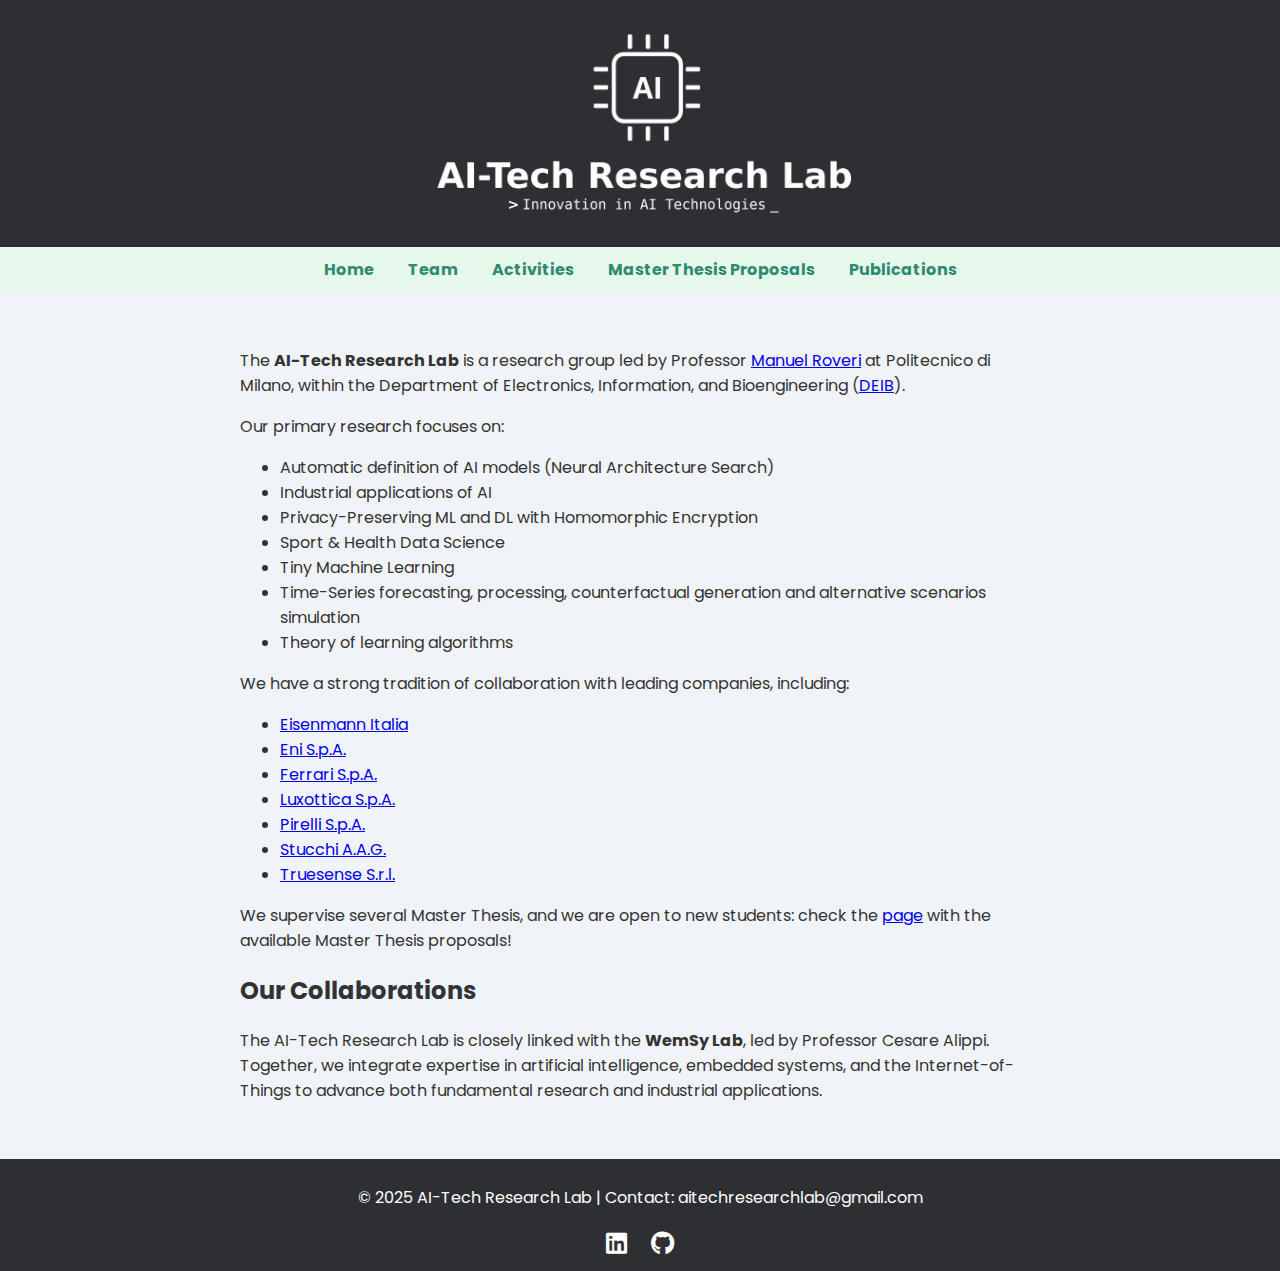
<file: index.html>
<!DOCTYPE html>
<html lang="en">

<head>
    <meta charset="UTF-8">
    <meta name="viewport" content="width=device-width, initial-scale=1.0">
    <title>AI-Tech Research Lab</title>
    <link rel="icon" type="image/png" href="public/favicon.png">
    <link rel="stylesheet" href="styles.css">
    <link rel="stylesheet" href="https://cdnjs.cloudflare.com/ajax/libs/font-awesome/6.4.2/css/all.min.css">
</head>

<body>
    <header>
        <img src="public/LogoResearchLabWhite.svg" alt="AI-Tech Research Lab Logo" class="logo">
    </header>
    <nav>
        <a href="index.html">Home</a>
        <a href="pages/team.html">Team</a>
        <a href="pages/activities.html">Activities</a>
        <a href="pages/thesis.html">Master Thesis Proposals</a>
        <a href="pages/publications.html">Publications</a>
    </nav>
    
    <section>
        <p>The <strong>AI-Tech Research Lab</strong> is a research group led by Professor <a href="https://roveri.faculty.polimi.it/">Manuel Roveri</a> at Politecnico di Milano, within the Department of Electronics, Information, and Bioengineering (<a href="https://www.deib.polimi.it/eng/home-page">DEIB</a>).</p> 
        <p>Our primary research focuses on:
            <ul>
                <li>Automatic definition of AI models (Neural Architecture Search)</li>
                <li>Industrial applications of AI</li>
                <li>Privacy-Preserving ML and DL with Homomorphic Encryption</li>
                <li>Sport & Health Data Science</li>
                <li>Tiny Machine Learning</li>
                <li>Time-Series forecasting, processing, counterfactual generation and alternative scenarios simulation</li>
                <li>Theory of learning algorithms</li>
            </ul>
        </p>
    
        <p>We have a strong tradition of collaboration with leading companies, including:</p>
        <ul>
            <li><a href="https://eisenmannitalia.com/">Eisenmann Italia</a></li>
            <li><a href="https://www.eni.com/en-IT/home.html">Eni S.p.A.</a></li>
            <li><a href="https://www.ferrari.com">Ferrari S.p.A.</a></li>
            <li><a href="https://www.essilorluxottica.com/en/">Luxottica S.p.A.</a></li>
            <li><a href="https://www.pirelli.com/tyres/en-ww/car/homepage">Pirelli S.p.A.</a></li>
            <li><a href="https://www.aagstucchi.it/en/">Stucchi A.A.G.</a></li>
            <li><a href="https://www.truesense.it/en/">Truesense S.r.l.</a></li>
        </ul>

        <p>We supervise several Master Thesis, and we are open to new students: check the <a href="pages/thesis.html">page</a> with the available Master Thesis proposals!</p>

        <h2>Our Collaborations</h2>
        <p>The AI-Tech Research Lab is closely linked with the <strong>WemSy Lab</strong>, led by Professor Cesare Alippi. Together, we integrate expertise in artificial intelligence, embedded systems, and the Internet-of-Things to advance both fundamental research and industrial applications.</p>
    </section>
    
    <footer>
        <p>&copy; 2025 AI-Tech Research Lab | Contact: aitechresearchlab@gmail.com</p>
        <div class="social-icons">
            <a href="https://www.linkedin.com/company/ai-tech-research-lab" target="_blank"><i class="fab fa-linkedin"></i></a>
            <a href="https://github.com/AI-Tech-Research-Lab" target="_blank"><i class="fab fa-github"></i></a>
        </div>
    </footer>
</body>
</html>
</file>
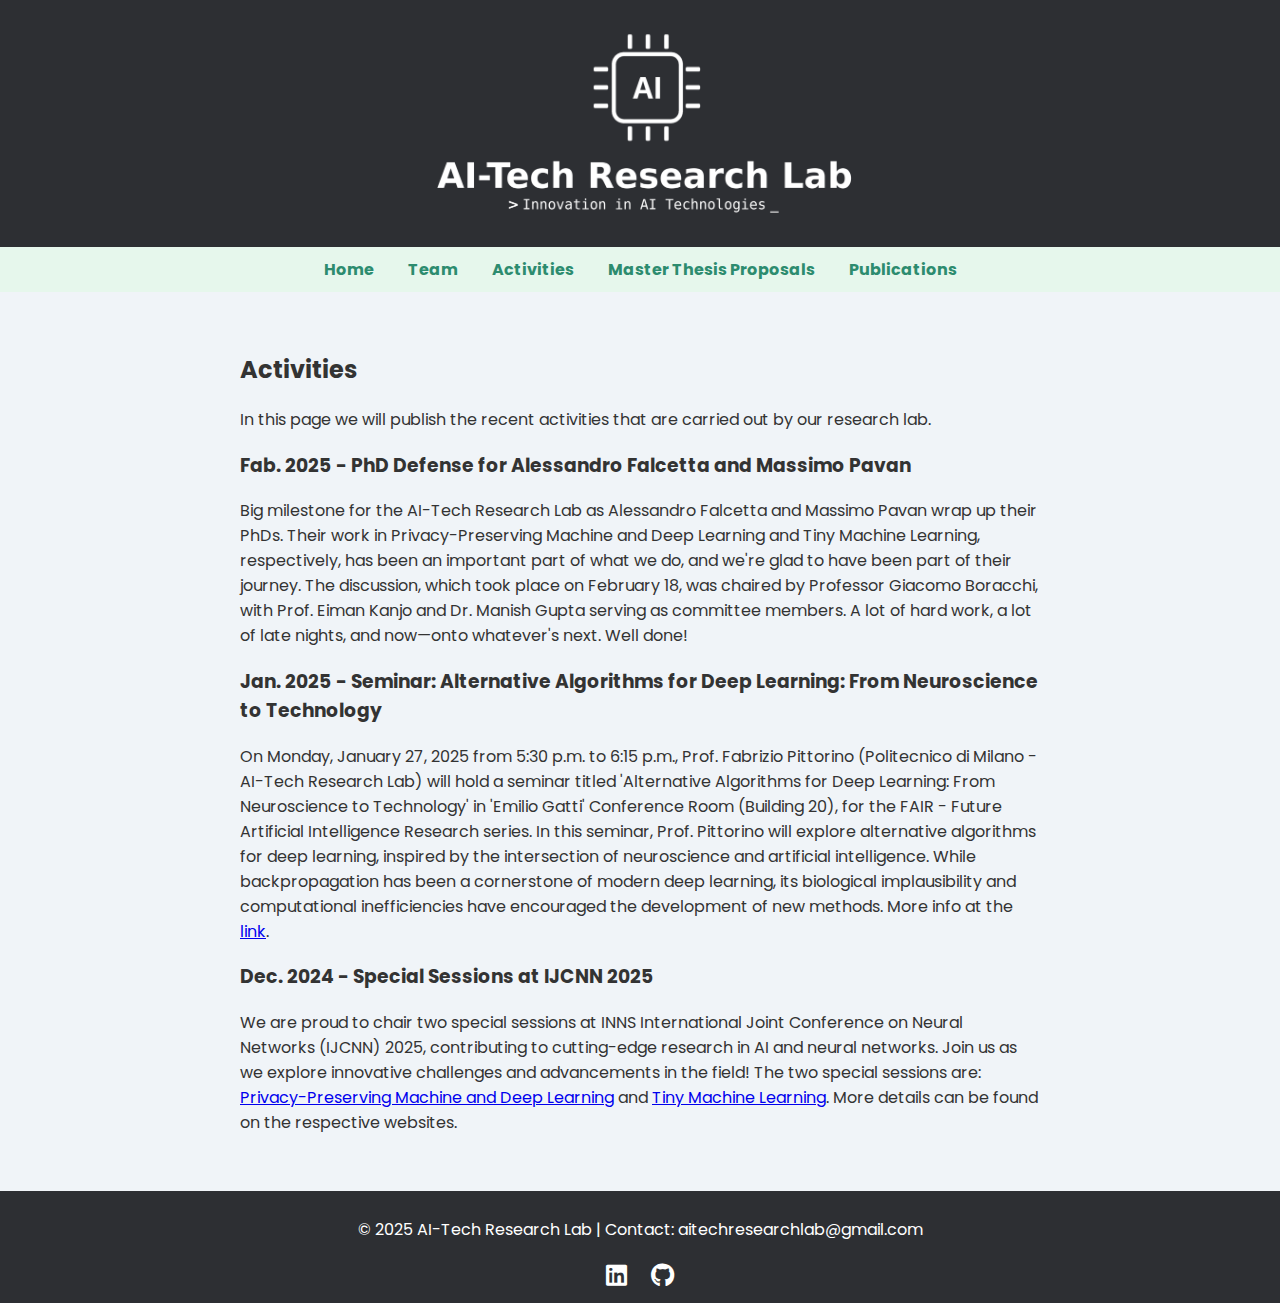
<file: pages/activities.html>
<!DOCTYPE html>
<html lang="en">
<head>
    <meta charset="UTF-8">
    <meta name="viewport" content="width=device-width, initial-scale=1.0">
    <title>AI-Tech Research Lab - Master Thesis</title>
    <link rel="icon" type="image/png" href="../public/favicon.png">
    <link rel="stylesheet" href="../styles.css">
    <link rel="stylesheet" href="https://cdnjs.cloudflare.com/ajax/libs/font-awesome/6.4.2/css/all.min.css">
</head>
<body>
    <header>
        <img src="../public/LogoResearchLabWhite.svg" alt="AI-Tech Research Lab Logo" class="logo">
    </header>
    <nav>
        <a href="../index.html">Home</a>
        <a href="team.html">Team</a>
        <a href="activities.html">Activities</a>
        <a href="thesis.html">Master Thesis Proposals</a>
        <a href="publications.html">Publications</a>
    </nav>
        
    <section>
        <h2>Activities</h2>

        <p>In this page we will publish the recent activities that are carried out by our research lab.</p>

        <h3>Fab. 2025 - PhD Defense for Alessandro Falcetta and Massimo Pavan</h3>
        <p>
            Big milestone for the AI-Tech Research Lab as Alessandro Falcetta and Massimo Pavan wrap up their PhDs. Their work in Privacy-Preserving Machine and Deep Learning and Tiny Machine Learning, respectively, has been an important part of what we do, and we're glad to have been part of their journey.

            The discussion, which took place on February 18, was chaired by Professor Giacomo Boracchi, with Prof. Eiman Kanjo and Dr. Manish Gupta serving as committee members.
            A lot of hard work, a lot of late nights, and now—onto whatever's next. Well done!
        </p>

        <h3>Jan. 2025 - Seminar: Alternative Algorithms for Deep Learning: From Neuroscience to Technology</h3>
        <p>
            On Monday, January 27, 2025 from 5:30 p.m. to 6:15 p.m., Prof. Fabrizio Pittorino (Politecnico di Milano - AI-Tech Research Lab) will hold a seminar titled 'Alternative Algorithms for Deep Learning: From Neuroscience to Technology' in 'Emilio Gatti' Conference Room (Building 20), for the FAIR - Future Artificial Intelligence Research series.
            In this seminar, Prof. Pittorino will explore alternative algorithms for deep learning, inspired by the intersection of neuroscience and artificial intelligence. While backpropagation has been a cornerstone of modern deep learning, its biological implausibility and computational inefficiencies have encouraged the development of new methods. More info at the <a href="https://www.deib.polimi.it/ita/eventi/dettagli/3117">link</a>.
        </p>

        <h3>Dec. 2024 - Special Sessions at IJCNN 2025</h3>
        <p>
            We are proud to chair two special sessions at INNS International Joint Conference on Neural Networks (IJCNN) 2025, contributing to cutting-edge research in AI and neural networks. Join us as we explore innovative challenges and advancements in the field!
            The two special sessions are: <a href="https://ai-tech-research-lab.github.io/IJCNN_PP_Special_Session/">Privacy-Preserving Machine and Deep Learning</a> and <a href="https://ai-tech-research-lab.github.io/tiny2025/">Tiny Machine Learning</a>. More details can be found on the respective websites.
        </p>


    </section>
    
    <footer>
        <p>&copy; 2025 AI-Tech Research Lab | Contact: aitechresearchlab@gmail.com</p>
        <div class="social-icons">
            <a href="https://www.linkedin.com/company/ai-tech-research-lab" target="_blank"><i class="fab fa-linkedin"></i></a>
            <a href="https://github.com/AI-Tech-Research-Lab" target="_blank"><i class="fab fa-github"></i></a>
        </div>
    </footer>
</body>
</html>
</file>
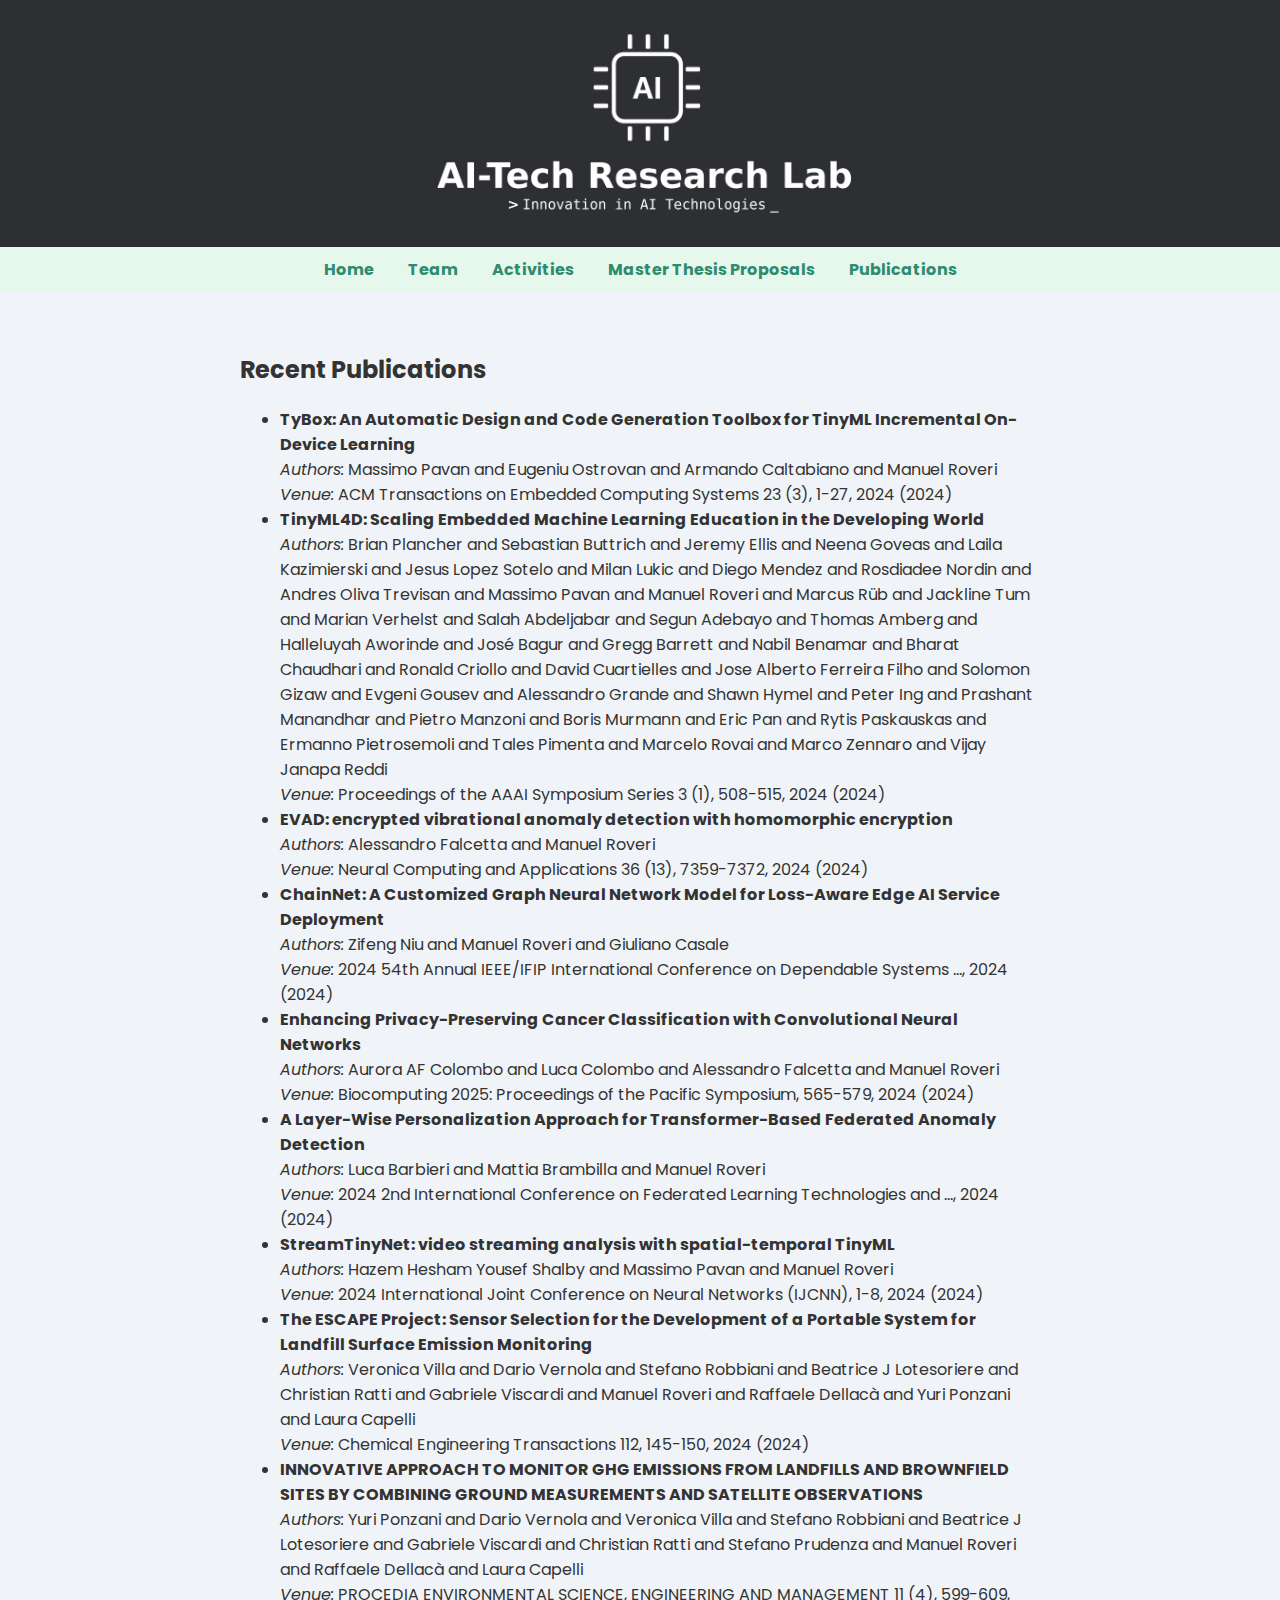
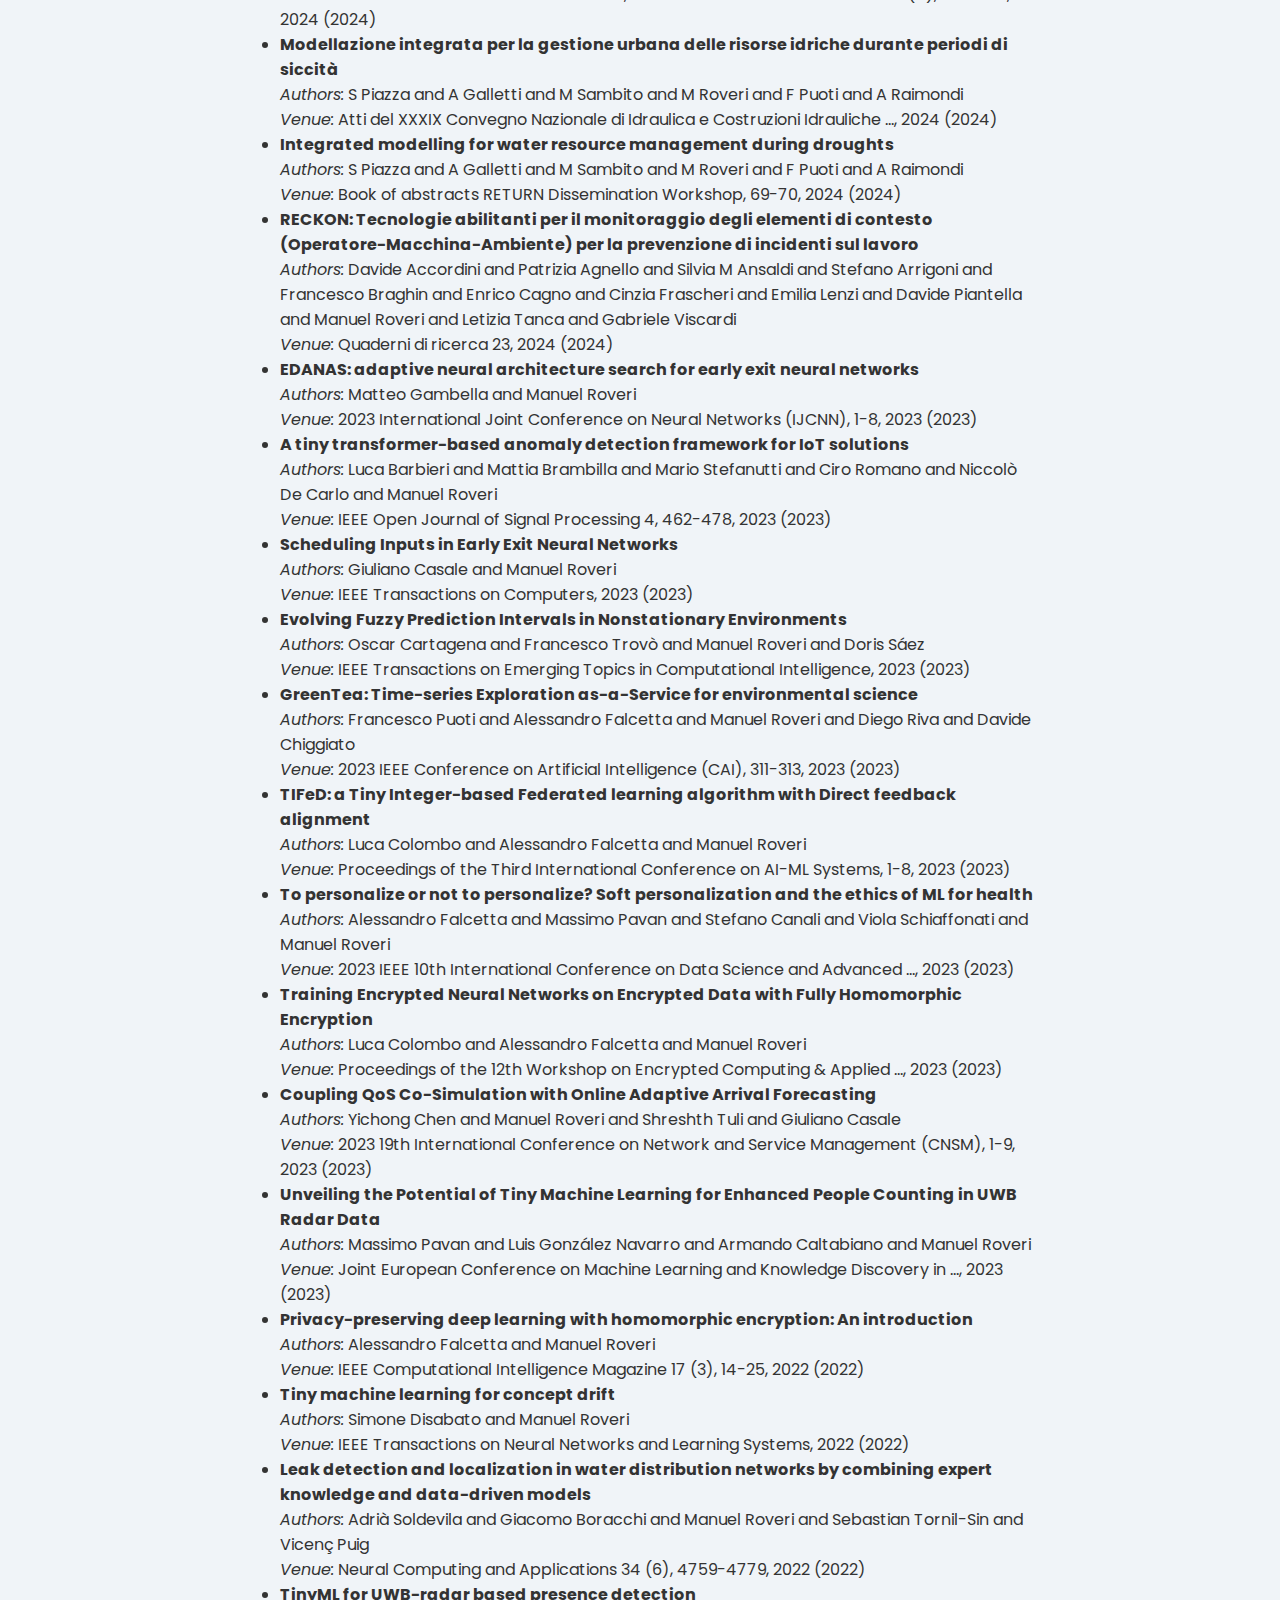
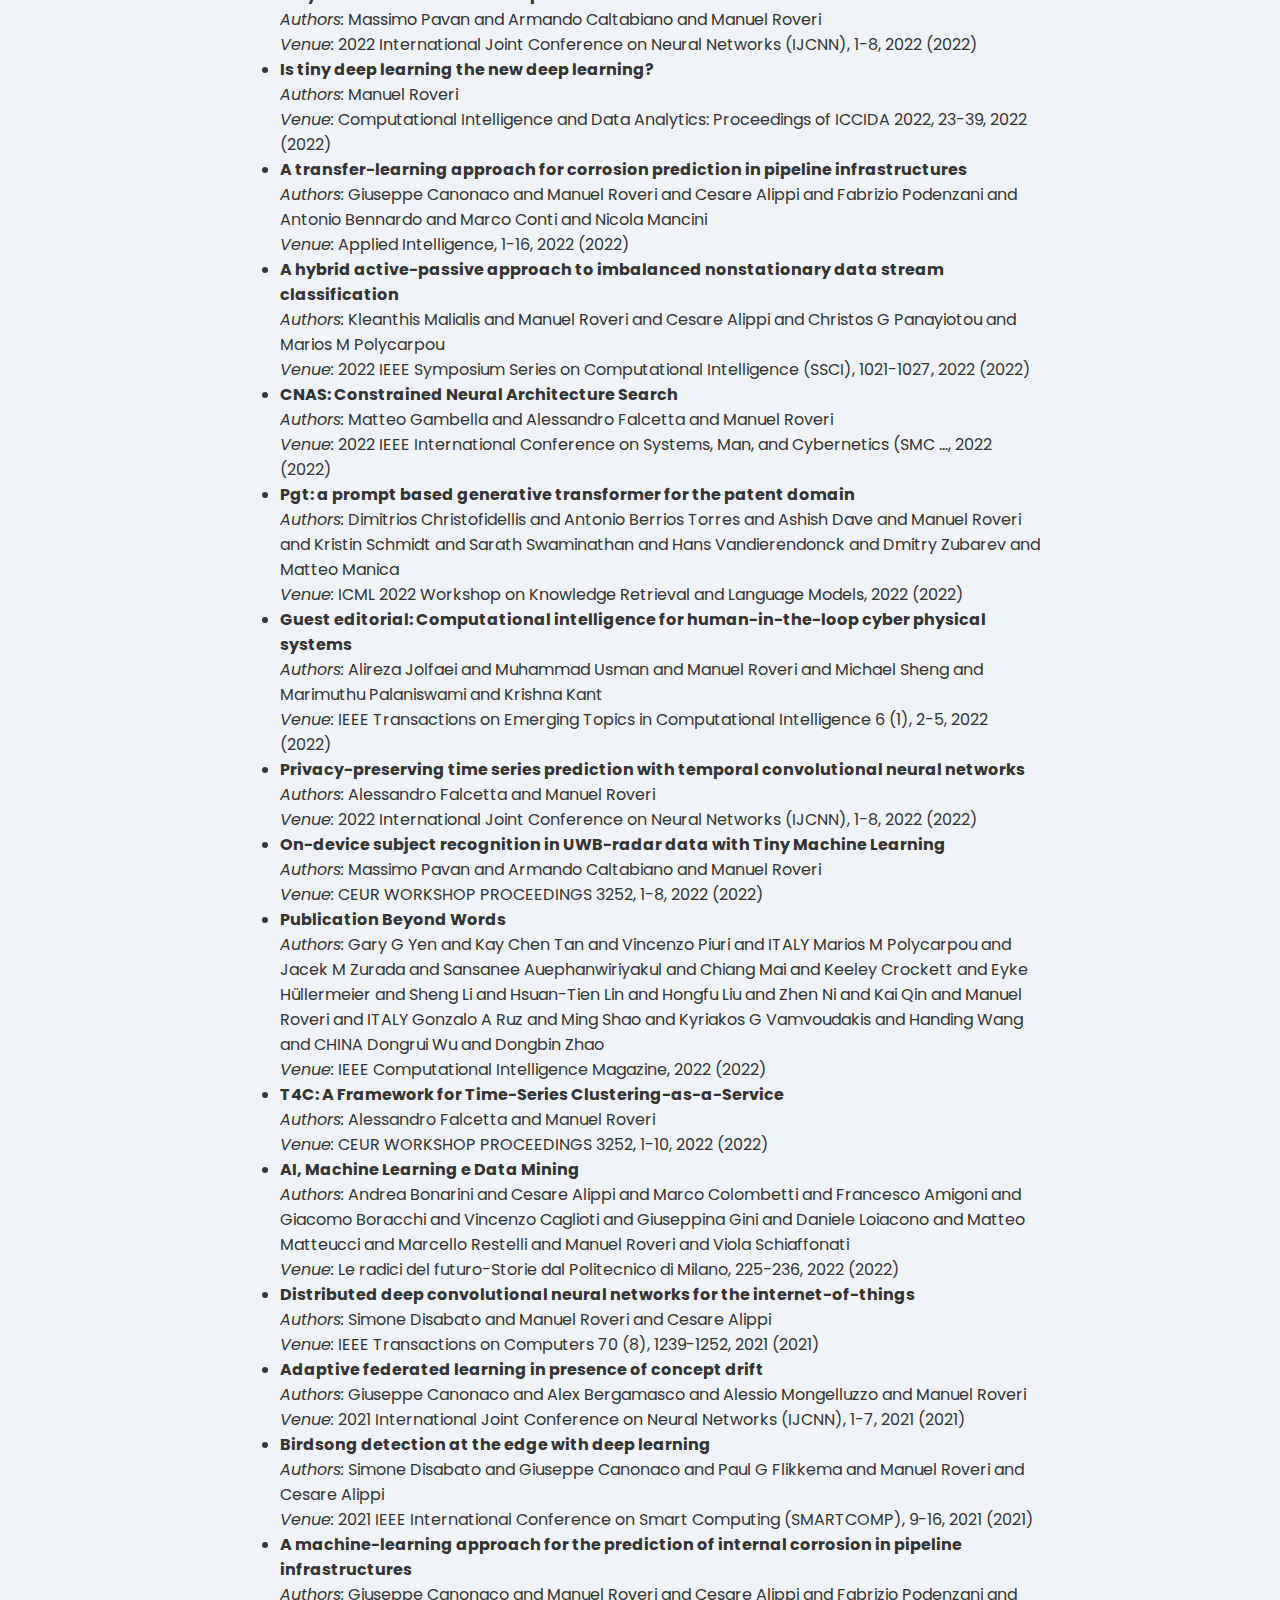
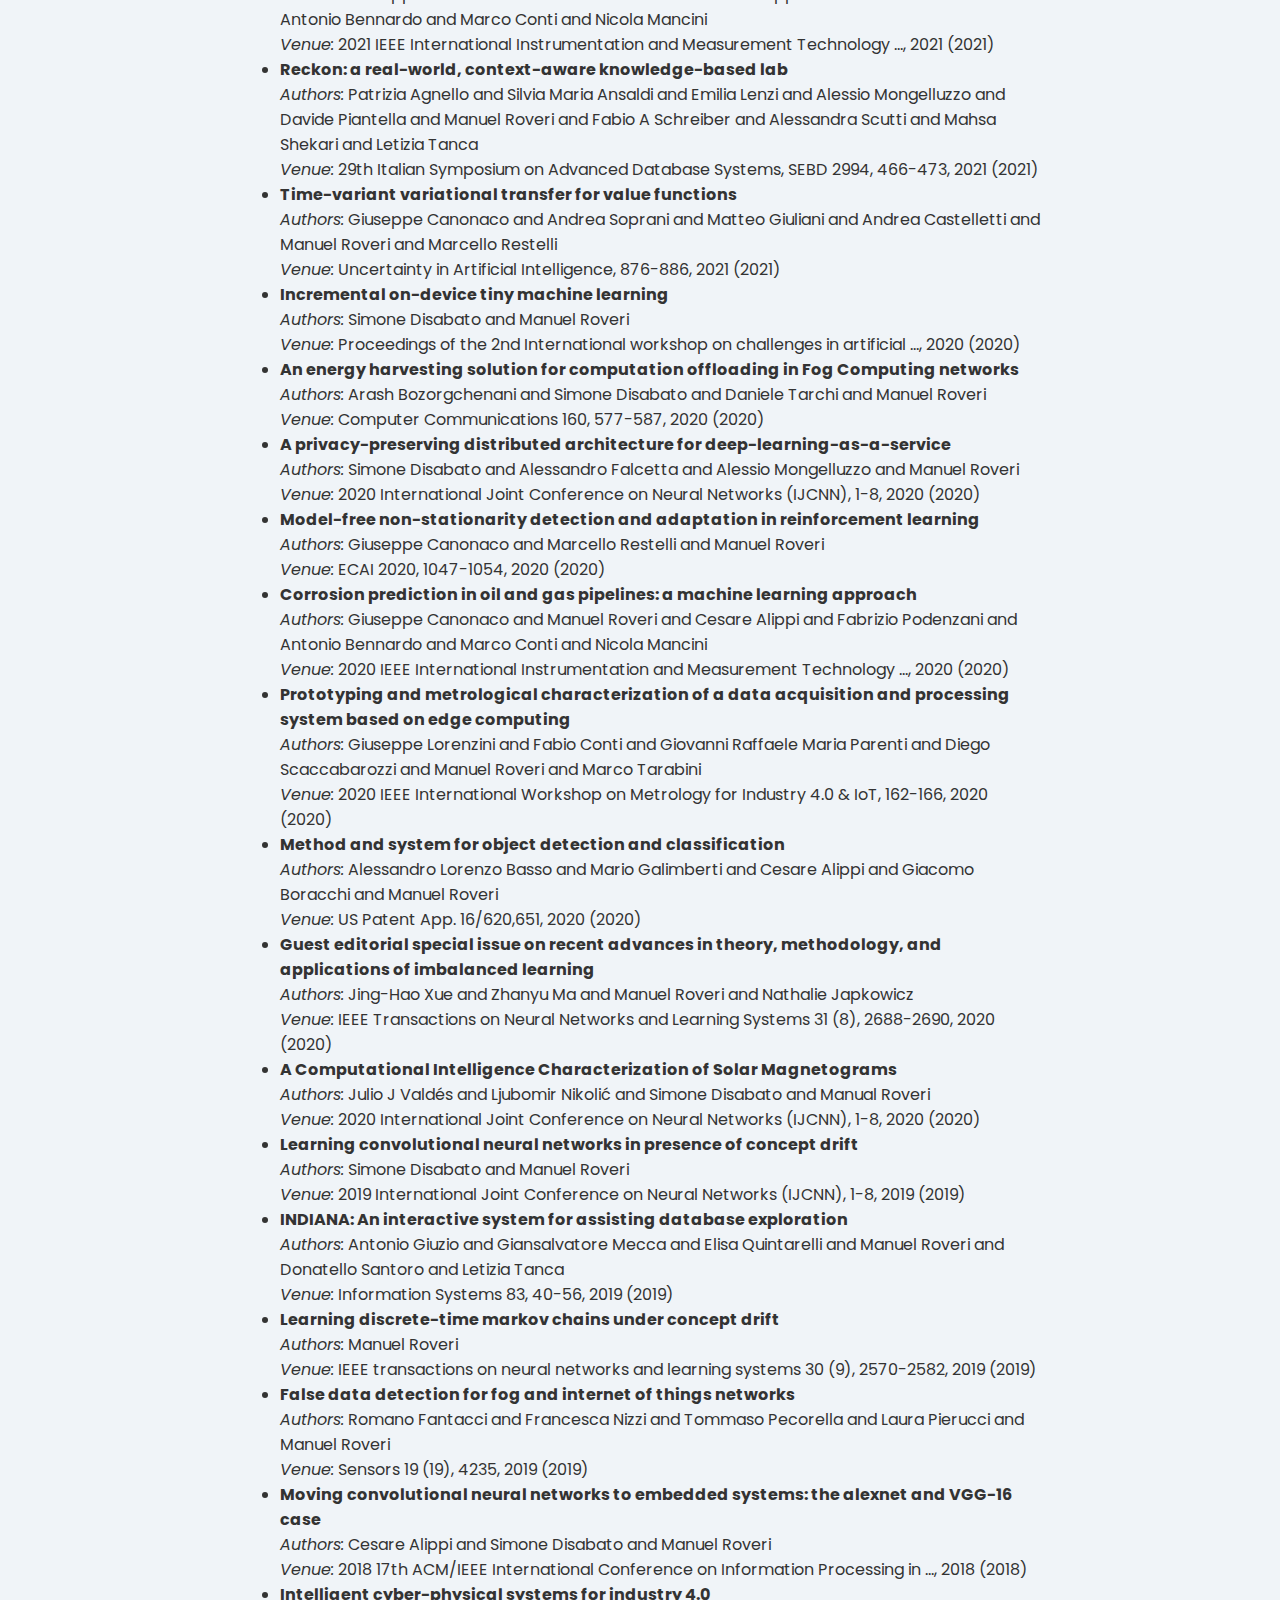
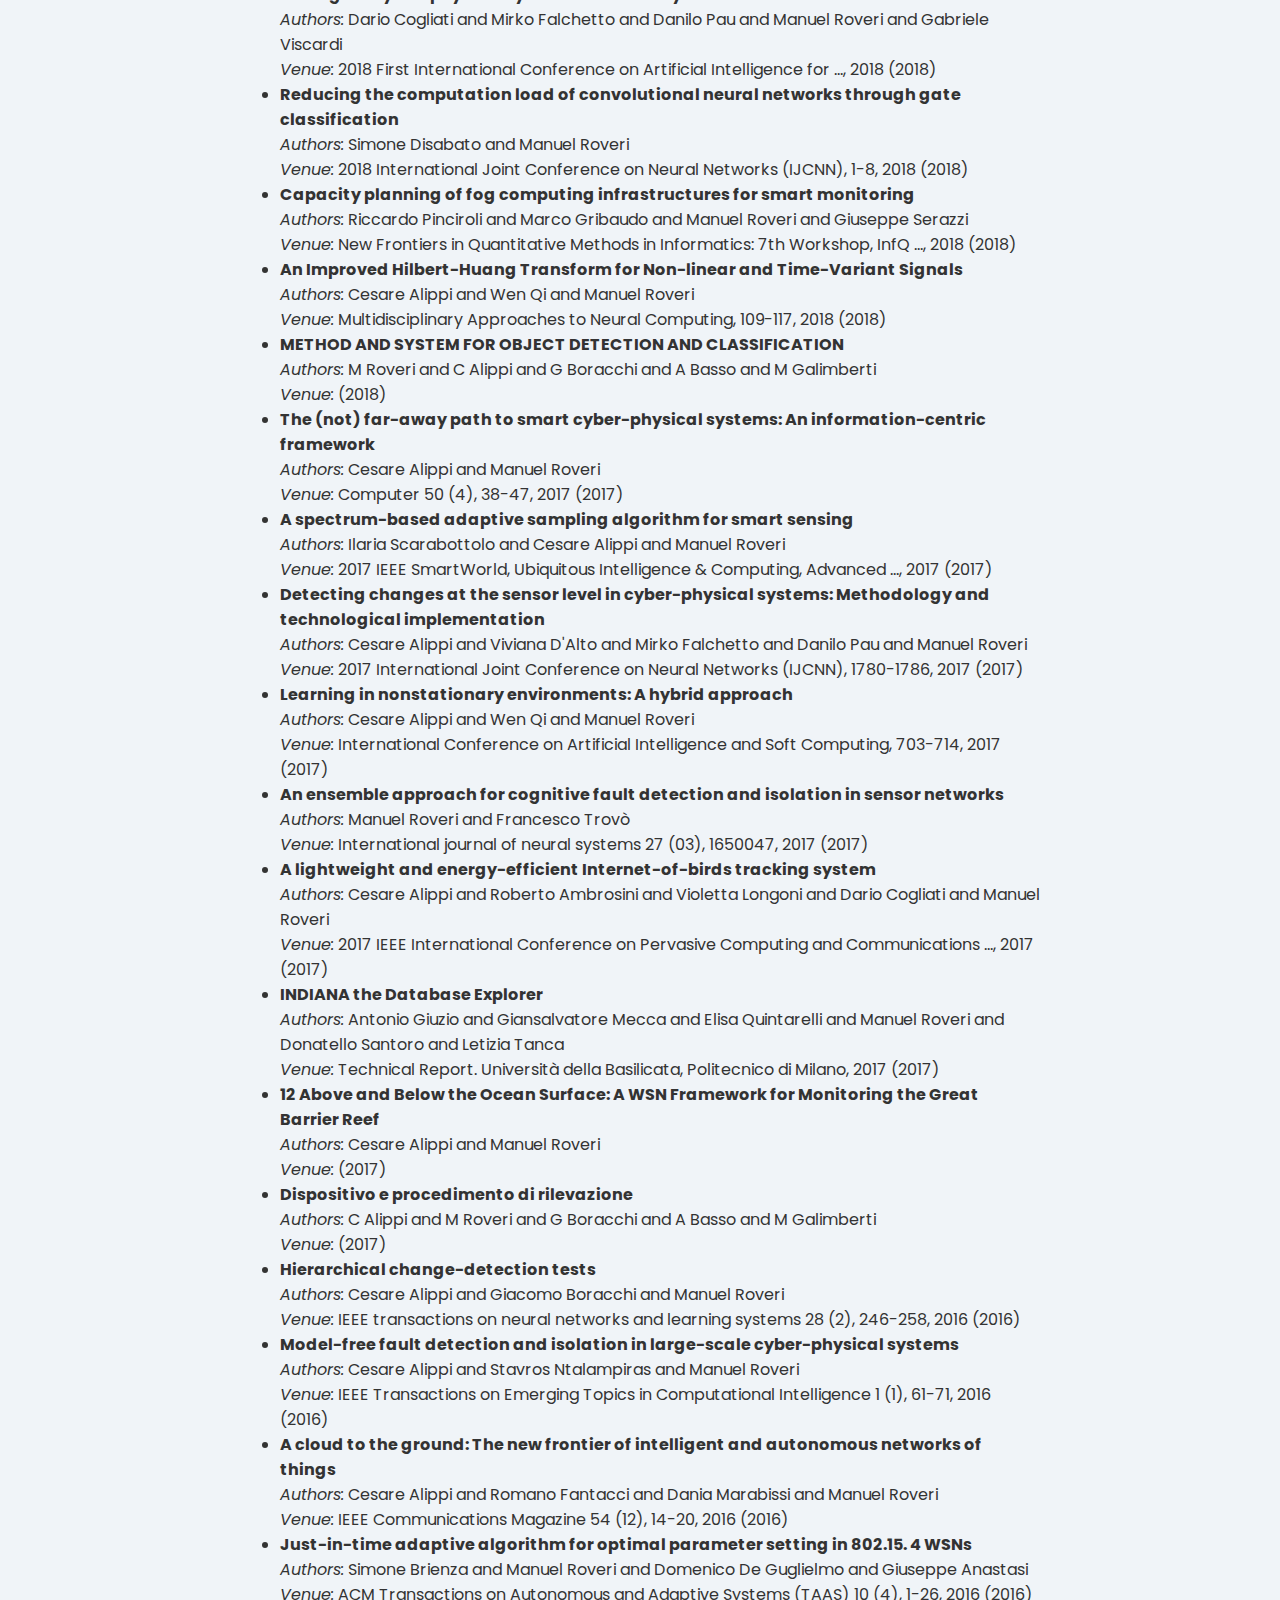
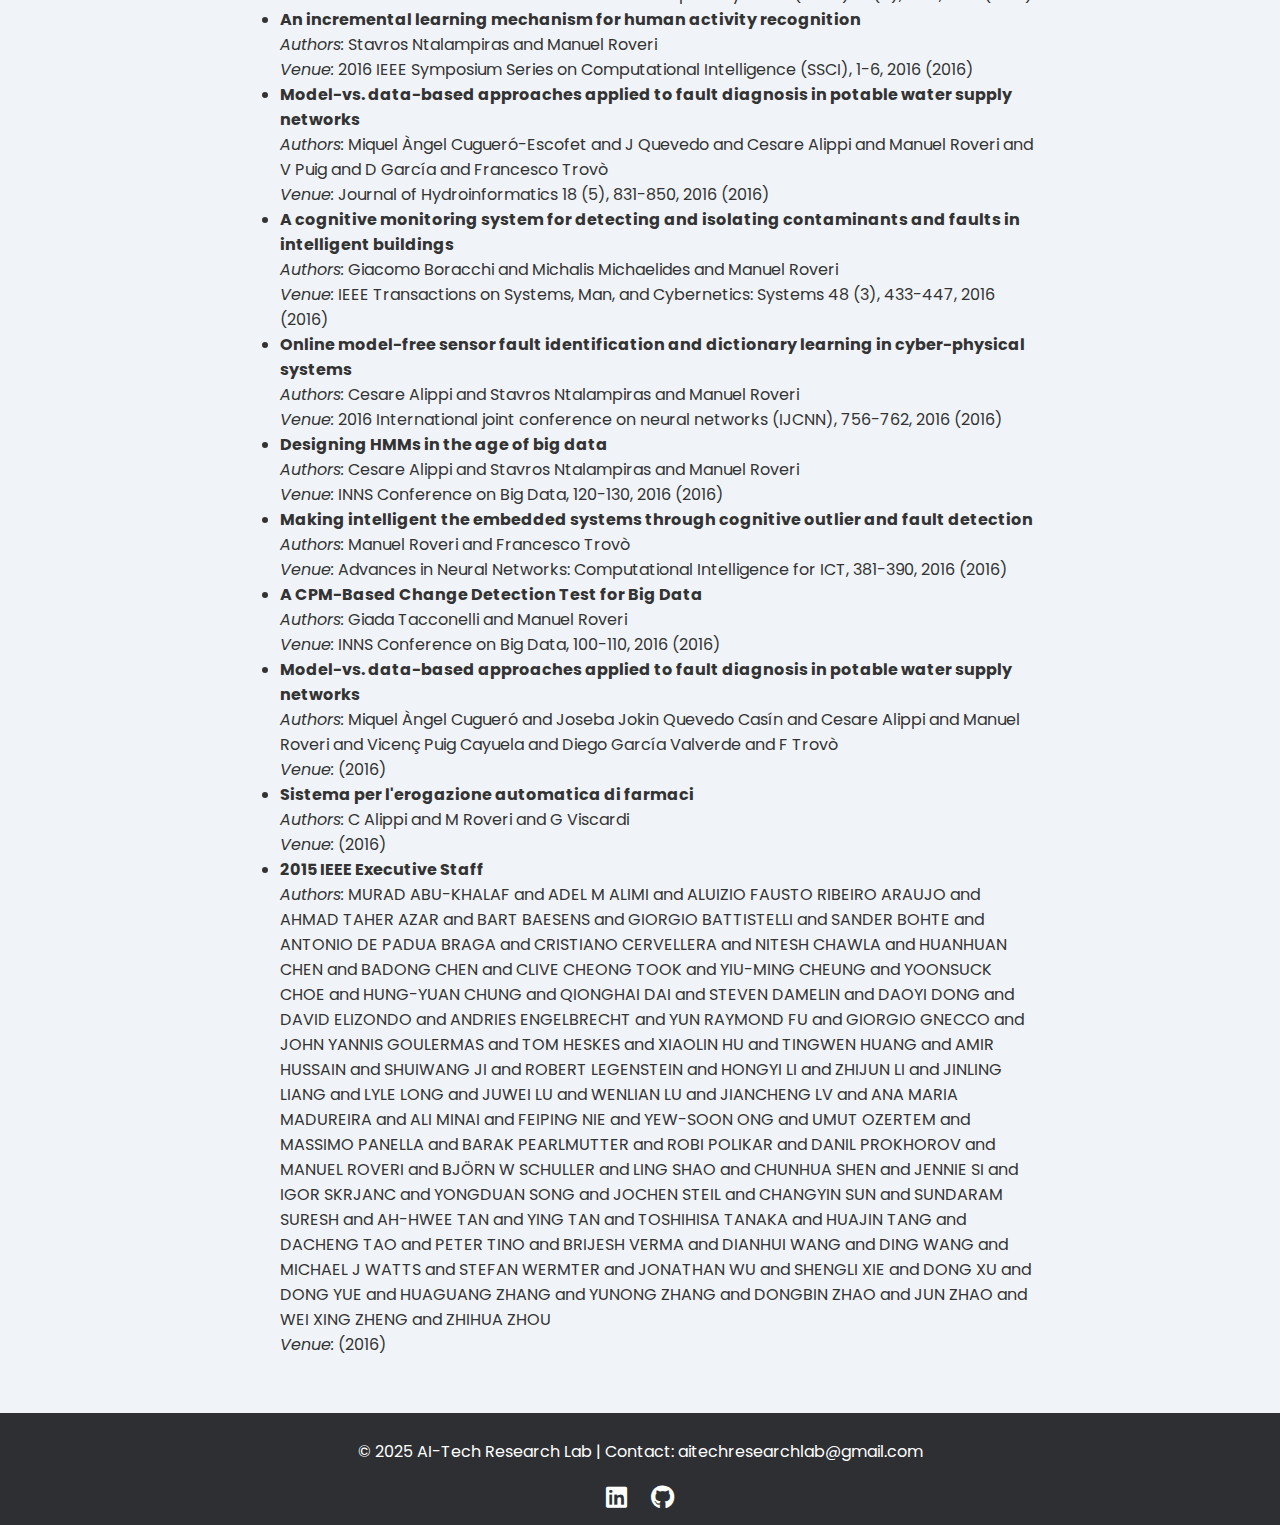
<file: pages/publications.html>
<!DOCTYPE html>
<html lang="en">
<head>
    <meta charset="UTF-8">
    <meta name="viewport" content="width=device-width, initial-scale=1.0">
    <title>AI-Tech Research Lab - Publications</title>
    <link rel="icon" type="image/png" href="../public/favicon.png">
    <link rel="stylesheet" href="../styles.css">
    <link rel="stylesheet" href="https://cdnjs.cloudflare.com/ajax/libs/font-awesome/6.4.2/css/all.min.css">
</head>
<body>
    <header>
        <img src="../public/LogoResearchLabWhite.svg" alt="AI-Tech Research Lab Logo" class="logo">
    </header>
    <nav>
        <a href="../index.html">Home</a>
        <a href="team.html">Team</a>
        <a href="activities.html">Activities</a>
        <a href="thesis.html">Master Thesis Proposals</a>
        <a href="publications.html">Publications</a>
    </nav>
        
    <section>
        <h2>Recent Publications</h2>
        <!-- PUBLICATIONS_START -->
<ul>
<li><strong>TyBox: An Automatic Design and Code Generation Toolbox for TinyML Incremental On-Device Learning</strong><br><em>Authors:</em> Massimo Pavan and Eugeniu Ostrovan and Armando Caltabiano and Manuel Roveri<br><em>Venue:</em> ACM Transactions on Embedded Computing Systems 23 (3), 1-27, 2024 (2024)</li>
<li><strong>TinyML4D: Scaling Embedded Machine Learning Education in the Developing World</strong><br><em>Authors:</em> Brian Plancher and Sebastian Buttrich and Jeremy Ellis and Neena Goveas and Laila Kazimierski and Jesus Lopez Sotelo and Milan Lukic and Diego Mendez and Rosdiadee Nordin and Andres Oliva Trevisan and Massimo Pavan and Manuel Roveri and Marcus Rüb and Jackline Tum and Marian Verhelst and Salah Abdeljabar and Segun Adebayo and Thomas Amberg and Halleluyah Aworinde and José Bagur and Gregg Barrett and Nabil Benamar and Bharat Chaudhari and Ronald Criollo and David Cuartielles and Jose Alberto Ferreira Filho and Solomon Gizaw and Evgeni Gousev and Alessandro Grande and Shawn Hymel and Peter Ing and Prashant Manandhar and Pietro Manzoni and Boris Murmann and Eric Pan and Rytis Paskauskas and Ermanno Pietrosemoli and Tales Pimenta and Marcelo Rovai and Marco Zennaro and Vijay Janapa Reddi<br><em>Venue:</em> Proceedings of the AAAI Symposium Series 3 (1), 508-515, 2024 (2024)</li>
<li><strong>EVAD: encrypted vibrational anomaly detection with homomorphic encryption</strong><br><em>Authors:</em> Alessandro Falcetta and Manuel Roveri<br><em>Venue:</em> Neural Computing and Applications 36 (13), 7359-7372, 2024 (2024)</li>
<li><strong>ChainNet: A Customized Graph Neural Network Model for Loss-Aware Edge AI Service Deployment</strong><br><em>Authors:</em> Zifeng Niu and Manuel Roveri and Giuliano Casale<br><em>Venue:</em> 2024 54th Annual IEEE/IFIP International Conference on Dependable Systems …, 2024 (2024)</li>
<li><strong>Enhancing Privacy-Preserving Cancer Classification with Convolutional Neural Networks</strong><br><em>Authors:</em> Aurora AF Colombo and Luca Colombo and Alessandro Falcetta and Manuel Roveri<br><em>Venue:</em> Biocomputing 2025: Proceedings of the Pacific Symposium, 565-579, 2024 (2024)</li>
<li><strong>A Layer-Wise Personalization Approach for Transformer-Based Federated Anomaly Detection</strong><br><em>Authors:</em> Luca Barbieri and Mattia Brambilla and Manuel Roveri<br><em>Venue:</em> 2024 2nd International Conference on Federated Learning Technologies and …, 2024 (2024)</li>
<li><strong>StreamTinyNet: video streaming analysis with spatial-temporal TinyML</strong><br><em>Authors:</em> Hazem Hesham Yousef Shalby and Massimo Pavan and Manuel Roveri<br><em>Venue:</em> 2024 International Joint Conference on Neural Networks (IJCNN), 1-8, 2024 (2024)</li>
<li><strong>The ESCAPE Project: Sensor Selection for the Development of a Portable System for Landfill Surface Emission Monitoring</strong><br><em>Authors:</em> Veronica Villa and Dario Vernola and Stefano Robbiani and Beatrice J Lotesoriere and Christian Ratti and Gabriele Viscardi and Manuel Roveri and Raffaele Dellacà and Yuri Ponzani and Laura Capelli<br><em>Venue:</em> Chemical Engineering Transactions 112, 145-150, 2024 (2024)</li>
<li><strong>INNOVATIVE APPROACH TO MONITOR GHG EMISSIONS FROM LANDFILLS AND BROWNFIELD SITES BY COMBINING GROUND MEASUREMENTS AND SATELLITE OBSERVATIONS</strong><br><em>Authors:</em> Yuri Ponzani and Dario Vernola and Veronica Villa and Stefano Robbiani and Beatrice J Lotesoriere and Gabriele Viscardi and Christian Ratti and Stefano Prudenza and Manuel Roveri and Raffaele Dellacà and Laura Capelli<br><em>Venue:</em> PROCEDIA ENVIRONMENTAL SCIENCE, ENGINEERING AND MANAGEMENT 11 (4), 599-609, 2024 (2024)</li>
<li><strong>Modellazione integrata per la gestione urbana delle risorse idriche durante periodi di siccità</strong><br><em>Authors:</em> S Piazza and A Galletti and M Sambito and M Roveri and F Puoti and A Raimondi<br><em>Venue:</em> Atti del XXXIX Convegno Nazionale di Idraulica e Costruzioni Idrauliche …, 2024 (2024)</li>
<li><strong>Integrated modelling for water resource management during droughts</strong><br><em>Authors:</em> S Piazza and A Galletti and M Sambito and M Roveri and F Puoti and A Raimondi<br><em>Venue:</em> Book of abstracts RETURN Dissemination Workshop, 69-70, 2024 (2024)</li>
<li><strong>RECKON: Tecnologie abilitanti per il monitoraggio degli elementi di contesto (Operatore-Macchina-Ambiente) per la prevenzione di incidenti sul lavoro</strong><br><em>Authors:</em> Davide Accordini and Patrizia Agnello and Silvia M Ansaldi and Stefano Arrigoni and Francesco Braghin and Enrico Cagno and Cinzia Frascheri and Emilia Lenzi and Davide Piantella and Manuel Roveri and Letizia Tanca and Gabriele Viscardi<br><em>Venue:</em> Quaderni di ricerca 23, 2024 (2024)</li>
<li><strong>EDANAS: adaptive neural architecture search for early exit neural networks</strong><br><em>Authors:</em> Matteo Gambella and Manuel Roveri<br><em>Venue:</em> 2023 International Joint Conference on Neural Networks (IJCNN), 1-8, 2023 (2023)</li>
<li><strong>A tiny transformer-based anomaly detection framework for IoT solutions</strong><br><em>Authors:</em> Luca Barbieri and Mattia Brambilla and Mario Stefanutti and Ciro Romano and Niccolò De Carlo and Manuel Roveri<br><em>Venue:</em> IEEE Open Journal of Signal Processing 4, 462-478, 2023 (2023)</li>
<li><strong>Scheduling Inputs in Early Exit Neural Networks</strong><br><em>Authors:</em> Giuliano Casale and Manuel Roveri<br><em>Venue:</em> IEEE Transactions on Computers, 2023 (2023)</li>
<li><strong>Evolving Fuzzy Prediction Intervals in Nonstationary Environments</strong><br><em>Authors:</em> Oscar Cartagena and Francesco Trovò and Manuel Roveri and Doris Sáez<br><em>Venue:</em> IEEE Transactions on Emerging Topics in Computational Intelligence, 2023 (2023)</li>
<li><strong>GreenTea: Time-series Exploration as-a-Service for environmental science</strong><br><em>Authors:</em> Francesco Puoti and Alessandro Falcetta and Manuel Roveri and Diego Riva and Davide Chiggiato<br><em>Venue:</em> 2023 IEEE Conference on Artificial Intelligence (CAI), 311-313, 2023 (2023)</li>
<li><strong>TIFeD: a Tiny Integer-based Federated learning algorithm with Direct feedback alignment</strong><br><em>Authors:</em> Luca Colombo and Alessandro Falcetta and Manuel Roveri<br><em>Venue:</em> Proceedings of the Third International Conference on AI-ML Systems, 1-8, 2023 (2023)</li>
<li><strong>To personalize or not to personalize? Soft personalization and the ethics of ML for health</strong><br><em>Authors:</em> Alessandro Falcetta and Massimo Pavan and Stefano Canali and Viola Schiaffonati and Manuel Roveri<br><em>Venue:</em> 2023 IEEE 10th International Conference on Data Science and Advanced …, 2023 (2023)</li>
<li><strong>Training Encrypted Neural Networks on Encrypted Data with Fully Homomorphic Encryption</strong><br><em>Authors:</em> Luca Colombo and Alessandro Falcetta and Manuel Roveri<br><em>Venue:</em> Proceedings of the 12th Workshop on Encrypted Computing & Applied …, 2023 (2023)</li>
<li><strong>Coupling QoS Co-Simulation with Online Adaptive Arrival Forecasting</strong><br><em>Authors:</em> Yichong Chen and Manuel Roveri and Shreshth Tuli and Giuliano Casale<br><em>Venue:</em> 2023 19th International Conference on Network and Service Management (CNSM), 1-9, 2023 (2023)</li>
<li><strong>Unveiling the Potential of Tiny Machine Learning for Enhanced People Counting in UWB Radar Data</strong><br><em>Authors:</em> Massimo Pavan and Luis González Navarro and Armando Caltabiano and Manuel Roveri<br><em>Venue:</em> Joint European Conference on Machine Learning and Knowledge Discovery in …, 2023 (2023)</li>
<li><strong>Privacy-preserving deep learning with homomorphic encryption: An introduction</strong><br><em>Authors:</em> Alessandro Falcetta and Manuel Roveri<br><em>Venue:</em> IEEE Computational Intelligence Magazine 17 (3), 14-25, 2022 (2022)</li>
<li><strong>Tiny machine learning for concept drift</strong><br><em>Authors:</em> Simone Disabato and Manuel Roveri<br><em>Venue:</em> IEEE Transactions on Neural Networks and Learning Systems, 2022 (2022)</li>
<li><strong>Leak detection and localization in water distribution networks by combining expert knowledge and data-driven models</strong><br><em>Authors:</em> Adrià Soldevila and Giacomo Boracchi and Manuel Roveri and Sebastian Tornil-Sin and Vicenç Puig<br><em>Venue:</em> Neural Computing and Applications 34 (6), 4759-4779, 2022 (2022)</li>
<li><strong>TinyML for UWB-radar based presence detection</strong><br><em>Authors:</em> Massimo Pavan and Armando Caltabiano and Manuel Roveri<br><em>Venue:</em> 2022 International Joint Conference on Neural Networks (IJCNN), 1-8, 2022 (2022)</li>
<li><strong>Is tiny deep learning the new deep learning?</strong><br><em>Authors:</em> Manuel Roveri<br><em>Venue:</em> Computational Intelligence and Data Analytics: Proceedings of ICCIDA 2022, 23-39, 2022 (2022)</li>
<li><strong>A transfer-learning approach for corrosion prediction in pipeline infrastructures</strong><br><em>Authors:</em> Giuseppe Canonaco and Manuel Roveri and Cesare Alippi and Fabrizio Podenzani and Antonio Bennardo and Marco Conti and Nicola Mancini<br><em>Venue:</em> Applied Intelligence, 1-16, 2022 (2022)</li>
<li><strong>A hybrid active-passive approach to imbalanced nonstationary data stream classification</strong><br><em>Authors:</em> Kleanthis Malialis and Manuel Roveri and Cesare Alippi and Christos G Panayiotou and Marios M Polycarpou<br><em>Venue:</em> 2022 IEEE Symposium Series on Computational Intelligence (SSCI), 1021-1027, 2022 (2022)</li>
<li><strong>CNAS: Constrained Neural Architecture Search</strong><br><em>Authors:</em> Matteo Gambella and Alessandro Falcetta and Manuel Roveri<br><em>Venue:</em> 2022 IEEE International Conference on Systems, Man, and Cybernetics (SMC …, 2022 (2022)</li>
<li><strong>Pgt: a prompt based generative transformer for the patent domain</strong><br><em>Authors:</em> Dimitrios Christofidellis and Antonio Berrios Torres and Ashish Dave and Manuel Roveri and Kristin Schmidt and Sarath Swaminathan and Hans Vandierendonck and Dmitry Zubarev and Matteo Manica<br><em>Venue:</em> ICML 2022 Workshop on Knowledge Retrieval and Language Models, 2022 (2022)</li>
<li><strong>Guest editorial: Computational intelligence for human-in-the-loop cyber physical systems</strong><br><em>Authors:</em> Alireza Jolfaei and Muhammad Usman and Manuel Roveri and Michael Sheng and Marimuthu Palaniswami and Krishna Kant<br><em>Venue:</em> IEEE Transactions on Emerging Topics in Computational Intelligence 6 (1), 2-5, 2022 (2022)</li>
<li><strong>Privacy-preserving time series prediction with temporal convolutional neural networks</strong><br><em>Authors:</em> Alessandro Falcetta and Manuel Roveri<br><em>Venue:</em> 2022 International Joint Conference on Neural Networks (IJCNN), 1-8, 2022 (2022)</li>
<li><strong>On-device subject recognition in UWB-radar data with Tiny Machine Learning</strong><br><em>Authors:</em> Massimo Pavan and Armando Caltabiano and Manuel Roveri<br><em>Venue:</em> CEUR WORKSHOP PROCEEDINGS 3252, 1-8, 2022 (2022)</li>
<li><strong>Publication Beyond Words</strong><br><em>Authors:</em> Gary G Yen and Kay Chen Tan and Vincenzo Piuri and ITALY Marios M Polycarpou and Jacek M Zurada and Sansanee Auephanwiriyakul and Chiang Mai and Keeley Crockett and Eyke Hüllermeier and Sheng Li and Hsuan-Tien Lin and Hongfu Liu and Zhen Ni and Kai Qin and Manuel Roveri and ITALY Gonzalo A Ruz and Ming Shao and Kyriakos G Vamvoudakis and Handing Wang and CHINA Dongrui Wu and Dongbin Zhao<br><em>Venue:</em> IEEE Computational Intelligence Magazine, 2022 (2022)</li>
<li><strong>T4C: A Framework for Time-Series Clustering-as-a-Service</strong><br><em>Authors:</em> Alessandro Falcetta and Manuel Roveri<br><em>Venue:</em> CEUR WORKSHOP PROCEEDINGS 3252, 1-10, 2022 (2022)</li>
<li><strong>AI, Machine Learning e Data Mining</strong><br><em>Authors:</em> Andrea Bonarini and Cesare Alippi and Marco Colombetti and Francesco Amigoni and Giacomo Boracchi and Vincenzo Caglioti and Giuseppina Gini and Daniele Loiacono and Matteo Matteucci and Marcello Restelli and Manuel Roveri and Viola Schiaffonati<br><em>Venue:</em> Le radici del futuro-Storie dal Politecnico di Milano, 225-236, 2022 (2022)</li>
<li><strong>Distributed deep convolutional neural networks for the internet-of-things</strong><br><em>Authors:</em> Simone Disabato and Manuel Roveri and Cesare Alippi<br><em>Venue:</em> IEEE Transactions on Computers 70 (8), 1239-1252, 2021 (2021)</li>
<li><strong>Adaptive federated learning in presence of concept drift</strong><br><em>Authors:</em> Giuseppe Canonaco and Alex Bergamasco and Alessio Mongelluzzo and Manuel Roveri<br><em>Venue:</em> 2021 International Joint Conference on Neural Networks (IJCNN), 1-7, 2021 (2021)</li>
<li><strong>Birdsong detection at the edge with deep learning</strong><br><em>Authors:</em> Simone Disabato and Giuseppe Canonaco and Paul G Flikkema and Manuel Roveri and Cesare Alippi<br><em>Venue:</em> 2021 IEEE International Conference on Smart Computing (SMARTCOMP), 9-16, 2021 (2021)</li>
<li><strong>A machine-learning approach for the prediction of internal corrosion in pipeline infrastructures</strong><br><em>Authors:</em> Giuseppe Canonaco and Manuel Roveri and Cesare Alippi and Fabrizio Podenzani and Antonio Bennardo and Marco Conti and Nicola Mancini<br><em>Venue:</em> 2021 IEEE International Instrumentation and Measurement Technology …, 2021 (2021)</li>
<li><strong>Reckon: a real-world, context-aware knowledge-based lab</strong><br><em>Authors:</em> Patrizia Agnello and Silvia Maria Ansaldi and Emilia Lenzi and Alessio Mongelluzzo and Davide Piantella and Manuel Roveri and Fabio A Schreiber and Alessandra Scutti and Mahsa Shekari and Letizia Tanca<br><em>Venue:</em> 29th Italian Symposium on Advanced Database Systems, SEBD 2994, 466-473, 2021 (2021)</li>
<li><strong>Time-variant variational transfer for value functions</strong><br><em>Authors:</em> Giuseppe Canonaco and Andrea Soprani and Matteo Giuliani and Andrea Castelletti and Manuel Roveri and Marcello Restelli<br><em>Venue:</em> Uncertainty in Artificial Intelligence, 876-886, 2021 (2021)</li>
<li><strong>Incremental on-device tiny machine learning</strong><br><em>Authors:</em> Simone Disabato and Manuel Roveri<br><em>Venue:</em> Proceedings of the 2nd International workshop on challenges in artificial …, 2020 (2020)</li>
<li><strong>An energy harvesting solution for computation offloading in Fog Computing networks</strong><br><em>Authors:</em> Arash Bozorgchenani and Simone Disabato and Daniele Tarchi and Manuel Roveri<br><em>Venue:</em> Computer Communications 160, 577-587, 2020 (2020)</li>
<li><strong>A privacy-preserving distributed architecture for deep-learning-as-a-service</strong><br><em>Authors:</em> Simone Disabato and Alessandro Falcetta and Alessio Mongelluzzo and Manuel Roveri<br><em>Venue:</em> 2020 International Joint Conference on Neural Networks (IJCNN), 1-8, 2020 (2020)</li>
<li><strong>Model-free non-stationarity detection and adaptation in reinforcement learning</strong><br><em>Authors:</em> Giuseppe Canonaco and Marcello Restelli and Manuel Roveri<br><em>Venue:</em> ECAI 2020, 1047-1054, 2020 (2020)</li>
<li><strong>Corrosion prediction in oil and gas pipelines: a machine learning approach</strong><br><em>Authors:</em> Giuseppe Canonaco and Manuel Roveri and Cesare Alippi and Fabrizio Podenzani and Antonio Bennardo and Marco Conti and Nicola Mancini<br><em>Venue:</em> 2020 IEEE International Instrumentation and Measurement Technology …, 2020 (2020)</li>
<li><strong>Prototyping and metrological characterization of a data acquisition and processing system based on edge computing</strong><br><em>Authors:</em> Giuseppe Lorenzini and Fabio Conti and Giovanni Raffaele Maria Parenti and Diego Scaccabarozzi and Manuel Roveri and Marco Tarabini<br><em>Venue:</em> 2020 IEEE International Workshop on Metrology for Industry 4.0 & IoT, 162-166, 2020 (2020)</li>
<li><strong>Method and system for object detection and classification</strong><br><em>Authors:</em> Alessandro Lorenzo Basso and Mario Galimberti and Cesare Alippi and Giacomo Boracchi and Manuel Roveri<br><em>Venue:</em> US Patent App. 16/620,651, 2020 (2020)</li>
<li><strong>Guest editorial special issue on recent advances in theory, methodology, and applications of imbalanced learning</strong><br><em>Authors:</em> Jing-Hao Xue and Zhanyu Ma and Manuel Roveri and Nathalie Japkowicz<br><em>Venue:</em> IEEE Transactions on Neural Networks and Learning Systems 31 (8), 2688-2690, 2020 (2020)</li>
<li><strong>A Computational Intelligence Characterization of Solar Magnetograms</strong><br><em>Authors:</em> Julio J Valdés and Ljubomir Nikolić and Simone Disabato and Manual Roveri<br><em>Venue:</em> 2020 International Joint Conference on Neural Networks (IJCNN), 1-8, 2020 (2020)</li>
<li><strong>Learning convolutional neural networks in presence of concept drift</strong><br><em>Authors:</em> Simone Disabato and Manuel Roveri<br><em>Venue:</em> 2019 International Joint Conference on Neural Networks (IJCNN), 1-8, 2019 (2019)</li>
<li><strong>INDIANA: An interactive system for assisting database exploration</strong><br><em>Authors:</em> Antonio Giuzio and Giansalvatore Mecca and Elisa Quintarelli and Manuel Roveri and Donatello Santoro and Letizia Tanca<br><em>Venue:</em> Information Systems 83, 40-56, 2019 (2019)</li>
<li><strong>Learning discrete-time markov chains under concept drift</strong><br><em>Authors:</em> Manuel Roveri<br><em>Venue:</em> IEEE transactions on neural networks and learning systems 30 (9), 2570-2582, 2019 (2019)</li>
<li><strong>False data detection for fog and internet of things networks</strong><br><em>Authors:</em> Romano Fantacci and Francesca Nizzi and Tommaso Pecorella and Laura Pierucci and Manuel Roveri<br><em>Venue:</em> Sensors 19 (19), 4235, 2019 (2019)</li>
<li><strong>Moving convolutional neural networks to embedded systems: the alexnet and VGG-16 case</strong><br><em>Authors:</em> Cesare Alippi and Simone Disabato and Manuel Roveri<br><em>Venue:</em> 2018 17th ACM/IEEE International Conference on Information Processing in …, 2018 (2018)</li>
<li><strong>Intelligent cyber-physical systems for industry 4.0</strong><br><em>Authors:</em> Dario Cogliati and Mirko Falchetto and Danilo Pau and Manuel Roveri and Gabriele Viscardi<br><em>Venue:</em> 2018 First International Conference on Artificial Intelligence for …, 2018 (2018)</li>
<li><strong>Reducing the computation load of convolutional neural networks through gate classification</strong><br><em>Authors:</em> Simone Disabato and Manuel Roveri<br><em>Venue:</em> 2018 International Joint Conference on Neural Networks (IJCNN), 1-8, 2018 (2018)</li>
<li><strong>Capacity planning of fog computing infrastructures for smart monitoring</strong><br><em>Authors:</em> Riccardo Pinciroli and Marco Gribaudo and Manuel Roveri and Giuseppe Serazzi<br><em>Venue:</em> New Frontiers in Quantitative Methods in Informatics: 7th Workshop, InfQ …, 2018 (2018)</li>
<li><strong>An Improved Hilbert-Huang Transform for Non-linear and Time-Variant Signals</strong><br><em>Authors:</em> Cesare Alippi and Wen Qi and Manuel Roveri<br><em>Venue:</em> Multidisciplinary Approaches to Neural Computing, 109-117, 2018 (2018)</li>
<li><strong>METHOD AND SYSTEM FOR OBJECT DETECTION AND CLASSIFICATION</strong><br><em>Authors:</em> M Roveri and C Alippi and G Boracchi and A Basso and M Galimberti<br><em>Venue:</em>  (2018)</li>
<li><strong>The (not) far-away path to smart cyber-physical systems: An information-centric framework</strong><br><em>Authors:</em> Cesare Alippi and Manuel Roveri<br><em>Venue:</em> Computer 50 (4), 38-47, 2017 (2017)</li>
<li><strong>A spectrum-based adaptive sampling algorithm for smart sensing</strong><br><em>Authors:</em> Ilaria Scarabottolo and Cesare Alippi and Manuel Roveri<br><em>Venue:</em> 2017 IEEE SmartWorld, Ubiquitous Intelligence & Computing, Advanced …, 2017 (2017)</li>
<li><strong>Detecting changes at the sensor level in cyber-physical systems: Methodology and technological implementation</strong><br><em>Authors:</em> Cesare Alippi and Viviana D'Alto and Mirko Falchetto and Danilo Pau and Manuel Roveri<br><em>Venue:</em> 2017 International Joint Conference on Neural Networks (IJCNN), 1780-1786, 2017 (2017)</li>
<li><strong>Learning in nonstationary environments: A hybrid approach</strong><br><em>Authors:</em> Cesare Alippi and Wen Qi and Manuel Roveri<br><em>Venue:</em> International Conference on Artificial Intelligence and Soft Computing, 703-714, 2017 (2017)</li>
<li><strong>An ensemble approach for cognitive fault detection and isolation in sensor networks</strong><br><em>Authors:</em> Manuel Roveri and Francesco Trovò<br><em>Venue:</em> International journal of neural systems 27 (03), 1650047, 2017 (2017)</li>
<li><strong>A lightweight and energy-efficient Internet-of-birds tracking system</strong><br><em>Authors:</em> Cesare Alippi and Roberto Ambrosini and Violetta Longoni and Dario Cogliati and Manuel Roveri<br><em>Venue:</em> 2017 IEEE International Conference on Pervasive Computing and Communications …, 2017 (2017)</li>
<li><strong>INDIANA the Database Explorer</strong><br><em>Authors:</em> Antonio Giuzio and Giansalvatore Mecca and Elisa Quintarelli and Manuel Roveri and Donatello Santoro and Letizia Tanca<br><em>Venue:</em> Technical Report. Università della Basilicata, Politecnico di Milano, 2017 (2017)</li>
<li><strong>12 Above and Below the Ocean Surface: A WSN Framework for Monitoring the Great Barrier Reef</strong><br><em>Authors:</em> Cesare Alippi and Manuel Roveri<br><em>Venue:</em>  (2017)</li>
<li><strong>Dispositivo e procedimento di rilevazione</strong><br><em>Authors:</em> C Alippi and M Roveri and G Boracchi and A Basso and M Galimberti<br><em>Venue:</em>  (2017)</li>
<li><strong>Hierarchical change-detection tests</strong><br><em>Authors:</em> Cesare Alippi and Giacomo Boracchi and Manuel Roveri<br><em>Venue:</em> IEEE transactions on neural networks and learning systems 28 (2), 246-258, 2016 (2016)</li>
<li><strong>Model-free fault detection and isolation in large-scale cyber-physical systems</strong><br><em>Authors:</em> Cesare Alippi and Stavros Ntalampiras and Manuel Roveri<br><em>Venue:</em> IEEE Transactions on Emerging Topics in Computational Intelligence 1 (1), 61-71, 2016 (2016)</li>
<li><strong>A cloud to the ground: The new frontier of intelligent and autonomous networks of things</strong><br><em>Authors:</em> Cesare Alippi and Romano Fantacci and Dania Marabissi and Manuel Roveri<br><em>Venue:</em> IEEE Communications Magazine 54 (12), 14-20, 2016 (2016)</li>
<li><strong>Just-in-time adaptive algorithm for optimal parameter setting in 802.15. 4 WSNs</strong><br><em>Authors:</em> Simone Brienza and Manuel Roveri and Domenico De Guglielmo and Giuseppe Anastasi<br><em>Venue:</em> ACM Transactions on Autonomous and Adaptive Systems (TAAS) 10 (4), 1-26, 2016 (2016)</li>
<li><strong>An incremental learning mechanism for human activity recognition</strong><br><em>Authors:</em> Stavros Ntalampiras and Manuel Roveri<br><em>Venue:</em> 2016 IEEE Symposium Series on Computational Intelligence (SSCI), 1-6, 2016 (2016)</li>
<li><strong>Model-vs. data-based approaches applied to fault diagnosis in potable water supply networks</strong><br><em>Authors:</em> Miquel Àngel Cugueró-Escofet and J Quevedo and Cesare Alippi and Manuel Roveri and V Puig and D García and Francesco Trovò<br><em>Venue:</em> Journal of Hydroinformatics 18 (5), 831-850, 2016 (2016)</li>
<li><strong>A cognitive monitoring system for detecting and isolating contaminants and faults in intelligent buildings</strong><br><em>Authors:</em> Giacomo Boracchi and Michalis Michaelides and Manuel Roveri<br><em>Venue:</em> IEEE Transactions on Systems, Man, and Cybernetics: Systems 48 (3), 433-447, 2016 (2016)</li>
<li><strong>Online model-free sensor fault identification and dictionary learning in cyber-physical systems</strong><br><em>Authors:</em> Cesare Alippi and Stavros Ntalampiras and Manuel Roveri<br><em>Venue:</em> 2016 International joint conference on neural networks (IJCNN), 756-762, 2016 (2016)</li>
<li><strong>Designing HMMs in the age of big data</strong><br><em>Authors:</em> Cesare Alippi and Stavros Ntalampiras and Manuel Roveri<br><em>Venue:</em> INNS Conference on Big Data, 120-130, 2016 (2016)</li>
<li><strong>Making intelligent the embedded systems through cognitive outlier and fault detection</strong><br><em>Authors:</em> Manuel Roveri and Francesco Trovò<br><em>Venue:</em> Advances in Neural Networks: Computational Intelligence for ICT, 381-390, 2016 (2016)</li>
<li><strong>A CPM-Based Change Detection Test for Big Data</strong><br><em>Authors:</em> Giada Tacconelli and Manuel Roveri<br><em>Venue:</em> INNS Conference on Big Data, 100-110, 2016 (2016)</li>
<li><strong>Model-vs. data-based approaches applied to fault diagnosis in potable water supply networks</strong><br><em>Authors:</em> Miquel Àngel Cugueró and Joseba Jokin Quevedo Casín and Cesare Alippi and Manuel Roveri and Vicenç Puig Cayuela and Diego García Valverde and F Trovò<br><em>Venue:</em>  (2016)</li>
<li><strong>Sistema per l'erogazione automatica di farmaci</strong><br><em>Authors:</em> C Alippi and M Roveri and G Viscardi<br><em>Venue:</em>  (2016)</li>
<li><strong>2015 IEEE Executive Staff</strong><br><em>Authors:</em> MURAD ABU-KHALAF and ADEL M ALIMI and ALUIZIO FAUSTO RIBEIRO ARAUJO and AHMAD TAHER AZAR and BART BAESENS and GIORGIO BATTISTELLI and SANDER BOHTE and ANTONIO DE PADUA BRAGA and CRISTIANO CERVELLERA and NITESH CHAWLA and HUANHUAN CHEN and BADONG CHEN and CLIVE CHEONG TOOK and YIU-MING CHEUNG and YOONSUCK CHOE and HUNG-YUAN CHUNG and QIONGHAI DAI and STEVEN DAMELIN and DAOYI DONG and DAVID ELIZONDO and ANDRIES ENGELBRECHT and YUN RAYMOND FU and GIORGIO GNECCO and JOHN YANNIS GOULERMAS and TOM HESKES and XIAOLIN HU and TINGWEN HUANG and AMIR HUSSAIN and SHUIWANG JI and ROBERT LEGENSTEIN and HONGYI LI and ZHIJUN LI and JINLING LIANG and LYLE LONG and JUWEI LU and WENLIAN LU and JIANCHENG LV and ANA MARIA MADUREIRA and ALI MINAI and FEIPING NIE and YEW-SOON ONG and UMUT OZERTEM and MASSIMO PANELLA and BARAK PEARLMUTTER and ROBI POLIKAR and DANIL PROKHOROV and MANUEL ROVERI and BJÖRN W SCHULLER and LING SHAO and CHUNHUA SHEN and JENNIE SI and IGOR SKRJANC and YONGDUAN SONG and JOCHEN STEIL and CHANGYIN SUN and SUNDARAM SURESH and AH-HWEE TAN and YING TAN and TOSHIHISA TANAKA and HUAJIN TANG and DACHENG TAO and PETER TINO and BRIJESH VERMA and DIANHUI WANG and DING WANG and MICHAEL J WATTS and STEFAN WERMTER and JONATHAN WU and SHENGLI XIE and DONG XU and DONG YUE and HUAGUANG ZHANG and YUNONG ZHANG and DONGBIN ZHAO and JUN ZHAO and WEI XING ZHENG and ZHIHUA ZHOU<br><em>Venue:</em>  (2016)</li>
</ul>
<!-- PUBLICATIONS_END -->
    </section>
    
    <footer>
        <p>&copy; 2025 AI-Tech Research Lab | Contact: aitechresearchlab@gmail.com</p>
        <div class="social-icons">
            <a href="https://www.linkedin.com/company/ai-tech-research-lab" target="_blank"><i class="fab fa-linkedin"></i></a>
            <a href="https://github.com/AI-Tech-Research-Lab" target="_blank"><i class="fab fa-github"></i></a>
        </div>
    </footer>
</body>
</html>
</file>
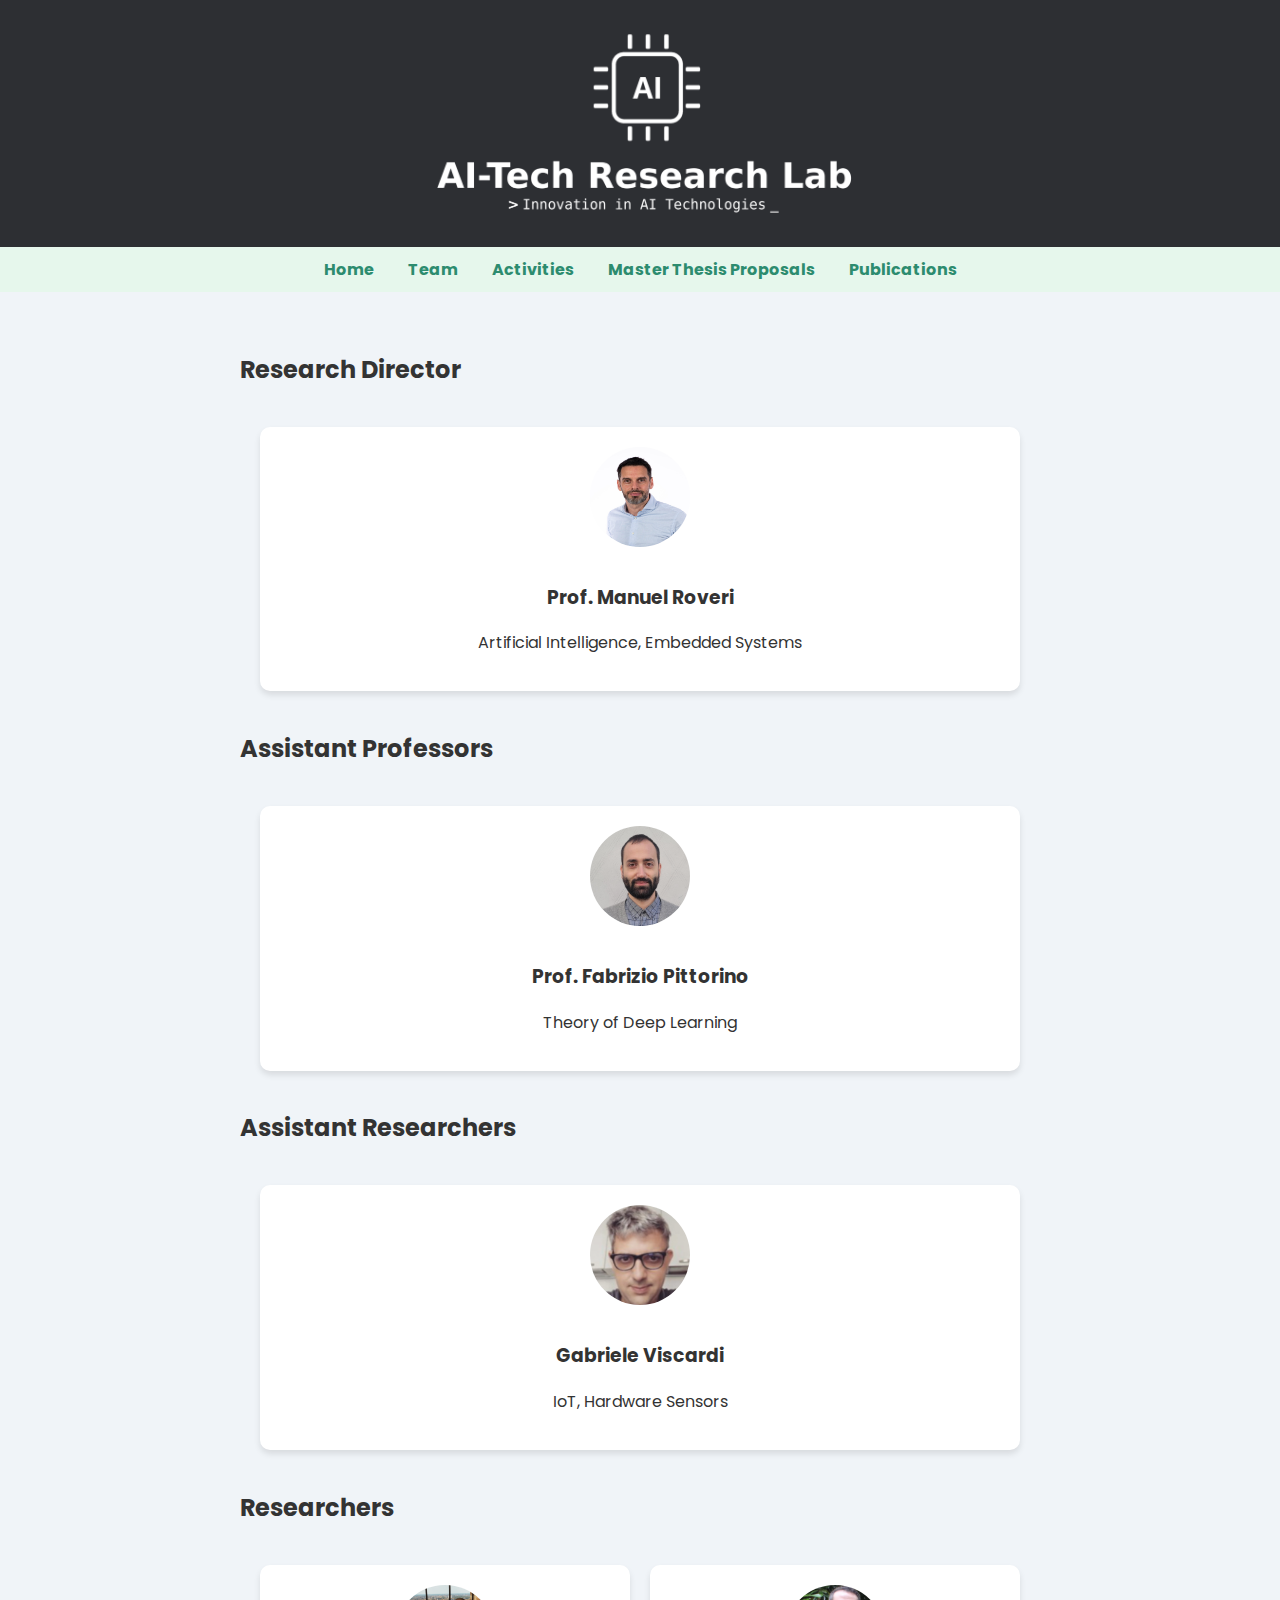
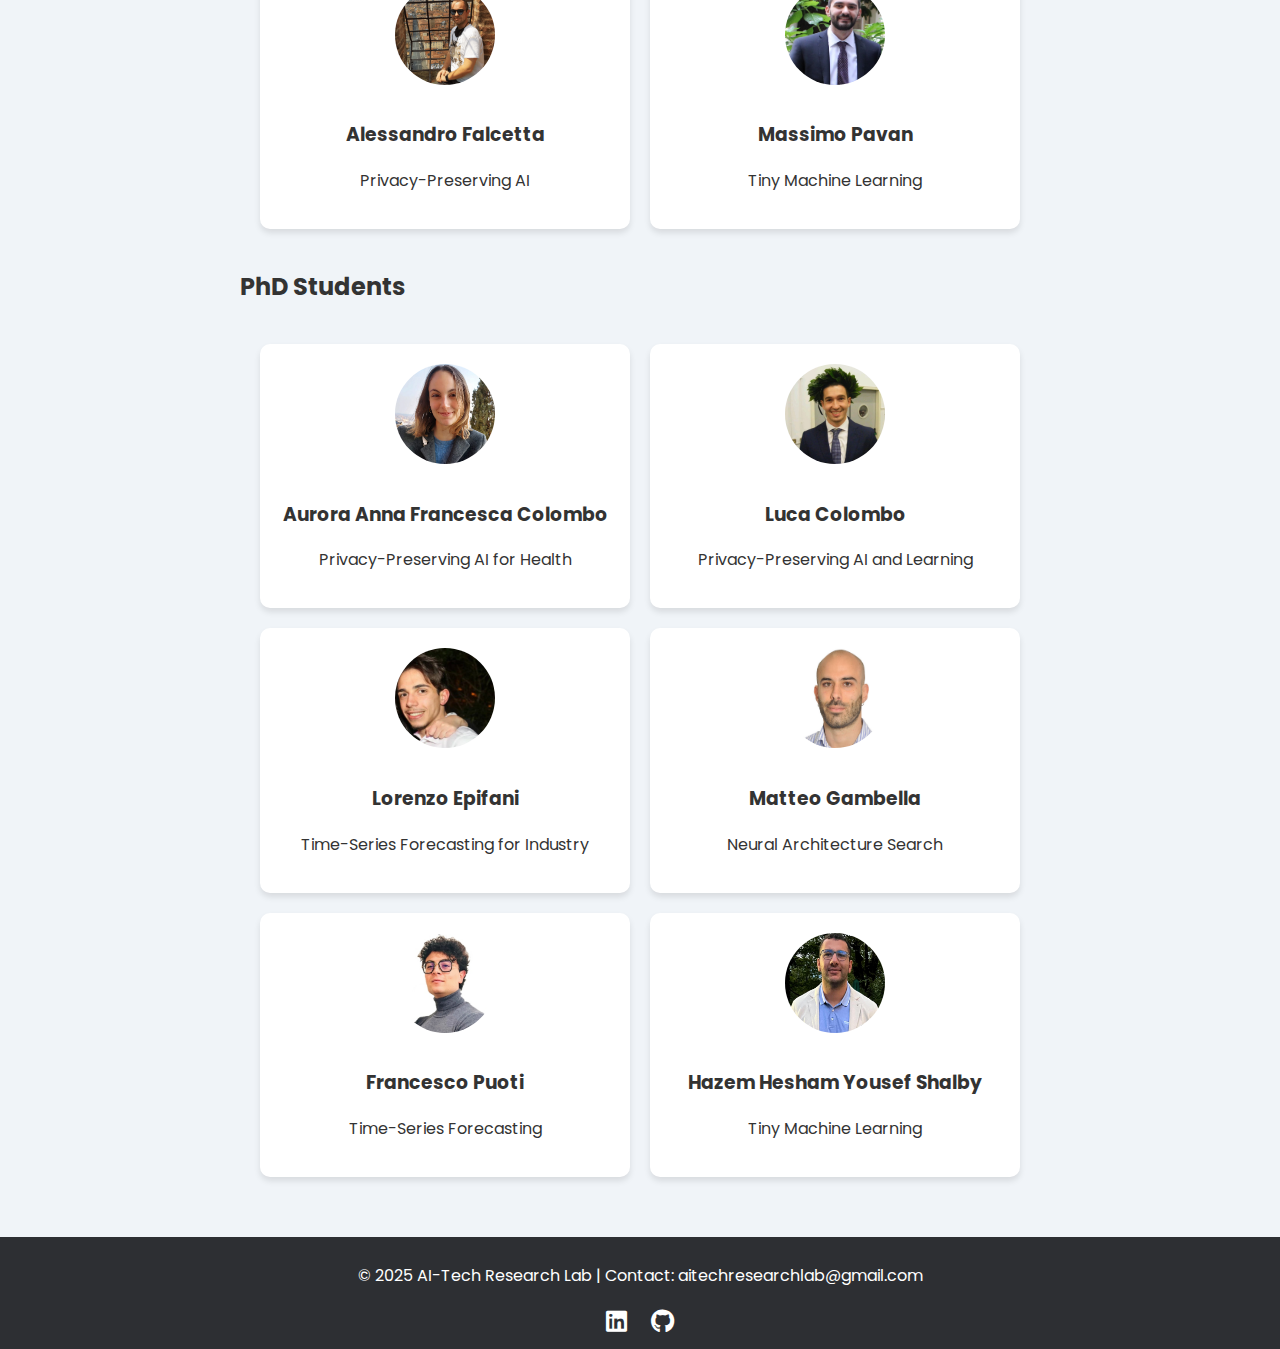
<file: pages/team.html>
<!DOCTYPE html>
<html lang="en">
<head>
    <meta charset="UTF-8">
    <meta name="viewport" content="width=device-width, initial-scale=1.0">
    <title>AI-Tech Research Lab - Team</title>
    <link rel="icon" type="image/png" href="../public/favicon.png">
    <link rel="stylesheet" href="../styles.css">
    <link rel="stylesheet" href="https://cdnjs.cloudflare.com/ajax/libs/font-awesome/6.4.2/css/all.min.css">
</head>
<body>
    <header>
        <img src="../public/LogoResearchLabWhite.svg" alt="AI-Tech Research Lab Logo" class="logo">
    </header>
    <nav>
        <a href="../index.html">Home</a>
        <a href="team.html">Team</a>
        <a href="activities.html">Activities</a>
        <a href="thesis.html">Master Thesis Proposals</a>
        <a href="publications.html">Publications</a>
    </nav>

    <section>
        <h2>Research Director</h2>
        <div class="team-container">
            <div class="card">
                <img src="../public/team/manuel.jpg" alt="Professor">
                <h3>Prof. Manuel Roveri</h3>
                <p>Artificial Intelligence, Embedded Systems</p>
            </div>
        </div>
        
        <h2>Assistant Professors</h2>
        <div class="team-container">
            <div class="card">
                <img src="../public/team/fabrizio.png" alt="Assistant Professor">
                <h3>Prof. Fabrizio Pittorino</h3>
                <p>Theory of Deep Learning</p>
            </div>
        </div>
        
        <h2>Assistant Researchers</h2>
        <div class="team-container">
            <div class="card">
                <img src="../public/team/gabriele.png" alt="Assistant Researcher">
                <h3>Gabriele Viscardi</h3>
                <p>IoT, Hardware Sensors</p>
            </div>
        </div>
        
        <h2>Researchers</h2>
        <div class="team-container">
            <div class="card">
                <img src="../public/team/ale.png" alt="Researcher">
                <h3>Alessandro Falcetta</h3>
                <p>Privacy-Preserving AI</p>
            </div>
            <div class="card">
                <img src="../public/team/massimo.png" alt="Researcher">
                <h3>Massimo Pavan</h3>
                <p>Tiny Machine Learning</p>
            </div>
        </div>
        
        <h2>PhD Students</h2>
        <div class="team-container">
            <div class="card">
                <img src="../public/team/aurora.png" alt="PhD Student">
                <h3>Aurora Anna Francesca Colombo</h3>
                <p>Privacy-Preserving AI for Health</p>
            </div>
            <div class="card">
                <img src="../public/team/luca.jpeg" alt="PhD Student">
                <h3>Luca Colombo</h3>
                <p>Privacy-Preserving AI and Learning</p>
            </div>
            <div class="card">
                <img src="../public/team/lorenzo.jpg" alt="PhD Student">
                <h3>Lorenzo Epifani</h3>
                <p>Time-Series Forecasting for Industry</p>
            </div>
            <div class="card">
                <img src="../public/team/matteo.png" alt="PhD Student">
                <h3>Matteo Gambella</h3>
                <p>Neural Architecture Search</p>
            </div>
            <div class="card">
                <img src="../public/team/francesco.png" alt="PhD Student">
                <h3>Francesco Puoti</h3>
                <p>Time-Series Forecasting</p>
            </div>
            <div class="card">
                <img src="../public/team/hazem.png" alt="PhD Student">
                <h3>Hazem Hesham Yousef Shalby</h3>
                <p>Tiny Machine Learning</p>
            </div>
        </div>
    </section>
    
    <footer>
        <p>&copy; 2025 AI-Tech Research Lab | Contact: aitechresearchlab@gmail.com</p>
        <div class="social-icons">
            <a href="https://www.linkedin.com/company/ai-tech-research-lab" target="_blank"><i class="fab fa-linkedin"></i></a>
            <a href="https://github.com/AI-Tech-Research-Lab" target="_blank"><i class="fab fa-github"></i></a>
        </div>
    </footer>
</body>
</html>
</file>
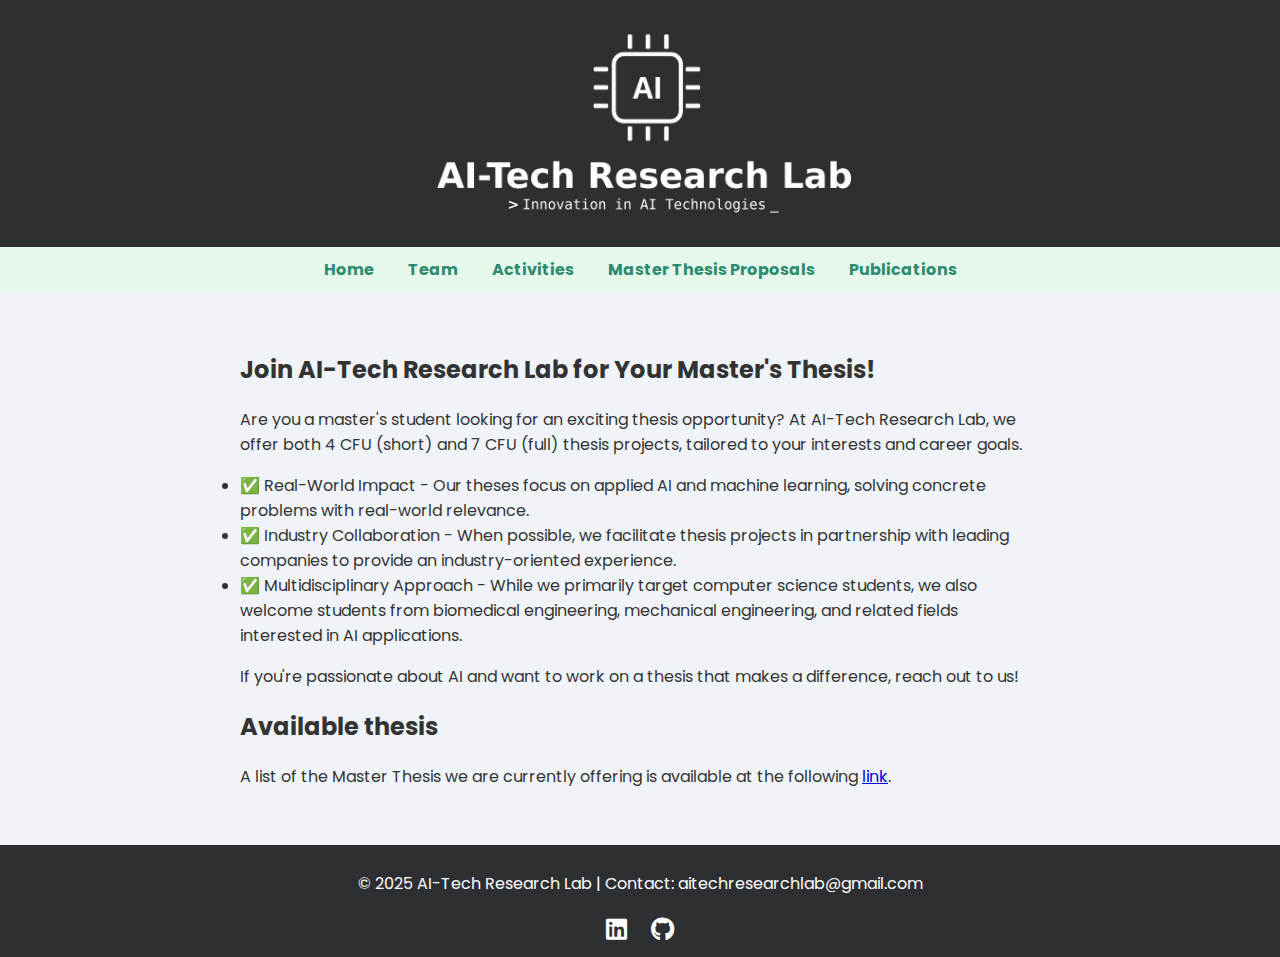
<file: pages/thesis.html>
<!DOCTYPE html>
<html lang="en">
<head>
    <meta charset="UTF-8">
    <meta name="viewport" content="width=device-width, initial-scale=1.0">
    <title>AI-Tech Research Lab - Master Thesis</title>
    <link rel="icon" type="image/png" href="../public/favicon.png">
    <link rel="stylesheet" href="../styles.css">
    <link rel="stylesheet" href="https://cdnjs.cloudflare.com/ajax/libs/font-awesome/6.4.2/css/all.min.css">
</head>
<body>
    <header>
        <img src="../public/LogoResearchLabWhite.svg" alt="AI-Tech Research Lab Logo" class="logo">
    </header>
    <nav>
        <a href="../index.html">Home</a>
        <a href="team.html">Team</a>
        <a href="activities.html">Activities</a>
        <a href="thesis.html">Master Thesis Proposals</a>
        <a href="publications.html">Publications</a>
    </nav>
        
    <section>
        <h2>Join AI-Tech Research Lab for Your Master's Thesis!</h2>

        <p>
        Are you a master's student looking for an exciting thesis opportunity? At AI-Tech Research Lab, we offer both 4 CFU (short) and 7 CFU (full) thesis projects, tailored to your interests and career goals.</p>

        <p>
        <lu>
            <li>✅ Real-World Impact - Our theses focus on applied AI and machine learning, solving concrete problems with real-world relevance.</li>
            <li>✅ Industry Collaboration - When possible, we facilitate thesis projects in partnership with leading companies to provide an industry-oriented experience.</li>
            <li>✅ Multidisciplinary Approach - While we primarily target computer science students, we also welcome students from biomedical engineering, mechanical engineering, and related fields interested in AI applications.</li>
        </lu>
        </p>

        If you're passionate about AI and want to work on a thesis that makes a difference, reach out to us!

        <h2>Available thesis</h2>
        <p>A list of the Master Thesis we are currently offering is available at the following <a href="https://docs.google.com/document/d/1fi_mqdCPtF3-runcp_4vNKR_b9tYX2W6WD2bXgysWwg/edit?usp=sharing">link</a>.</p>
    </section>
    
    <footer>
        <p>&copy; 2025 AI-Tech Research Lab | Contact: aitechresearchlab@gmail.com</p>
        <div class="social-icons">
            <a href="https://www.linkedin.com/company/ai-tech-research-lab" target="_blank"><i class="fab fa-linkedin"></i></a>
            <a href="https://github.com/AI-Tech-Research-Lab" target="_blank"><i class="fab fa-github"></i></a>
        </div>
    </footer>
</body>
</html>
</file>
<file: styles.css>
@import url('https://fonts.googleapis.com/css2?family=Poppins:wght@300;400;600&display=swap');
body {
    font-family: 'Poppins', sans-serif;
    margin: 0;
    padding: 0;
    text-align: center;
    background-color: #f0f4f8;
    color: #333;
    min-height: 100vh;
    display: flex;
    flex-direction: column;
}

header {
    background-color: #2d2f33;
    color: white;
    padding: 20px;
    /* display: flex; */
    align-items: center;
    justify-content: center;
    gap: 15px;
}

img {
    max-width: 100%; /* Ensures the image doesn't exceed its container */
    height: auto; /* Maintains the aspect ratio */
}

header img {
    height: 200px;
}

nav {
    background-color: #e6f7ec;
    padding: 10px;
}

nav a {
    margin: 0 15px;
    text-decoration: none;
    color: #2d8c6f;
    font-weight: bold;
}

section {
    max-width: 800px;
    margin: 20px auto;
    padding: 20px;
    text-align: left;
}

.team-container {
    display: grid;
    grid-template-columns: repeat(auto-fit, minmax(250px, 1fr));
    gap: 20px;
    padding: 20px;
    max-width: 1000px;
    margin: auto;
}

.card {
    background: white;
    padding: 20px;
    border-radius: 10px;
    text-align: center;
    box-shadow: 0px 4px 6px rgba(0, 0, 0, 0.1);
}

.card img {
    width: 100px;
    height: 100px;
    border-radius: 50%;
    margin-bottom: 10px;
}

/* Mobile View: Ensure one column layout */
@media (max-width: 768px) {
    .team-container {
        grid-template-columns: 1fr; /* Force single column */
        gap: 15px;
    }
}

footer {
    background-color: #2d2f33;
    color: white;
    padding: 10px;
    margin-top: auto;
}

.social-icons {
    margin-top: 10px;
}

.social-icons a {
    margin: 0 10px;
    color: white;
    font-size: 24px;
    text-decoration: none;
    transition: color 0.3s ease-in-out;
}

.social-icons a:hover {
    color: #1DA1F2; /* Change to LinkedIn, GitHub, or Discord colors if needed */
}
</file>
